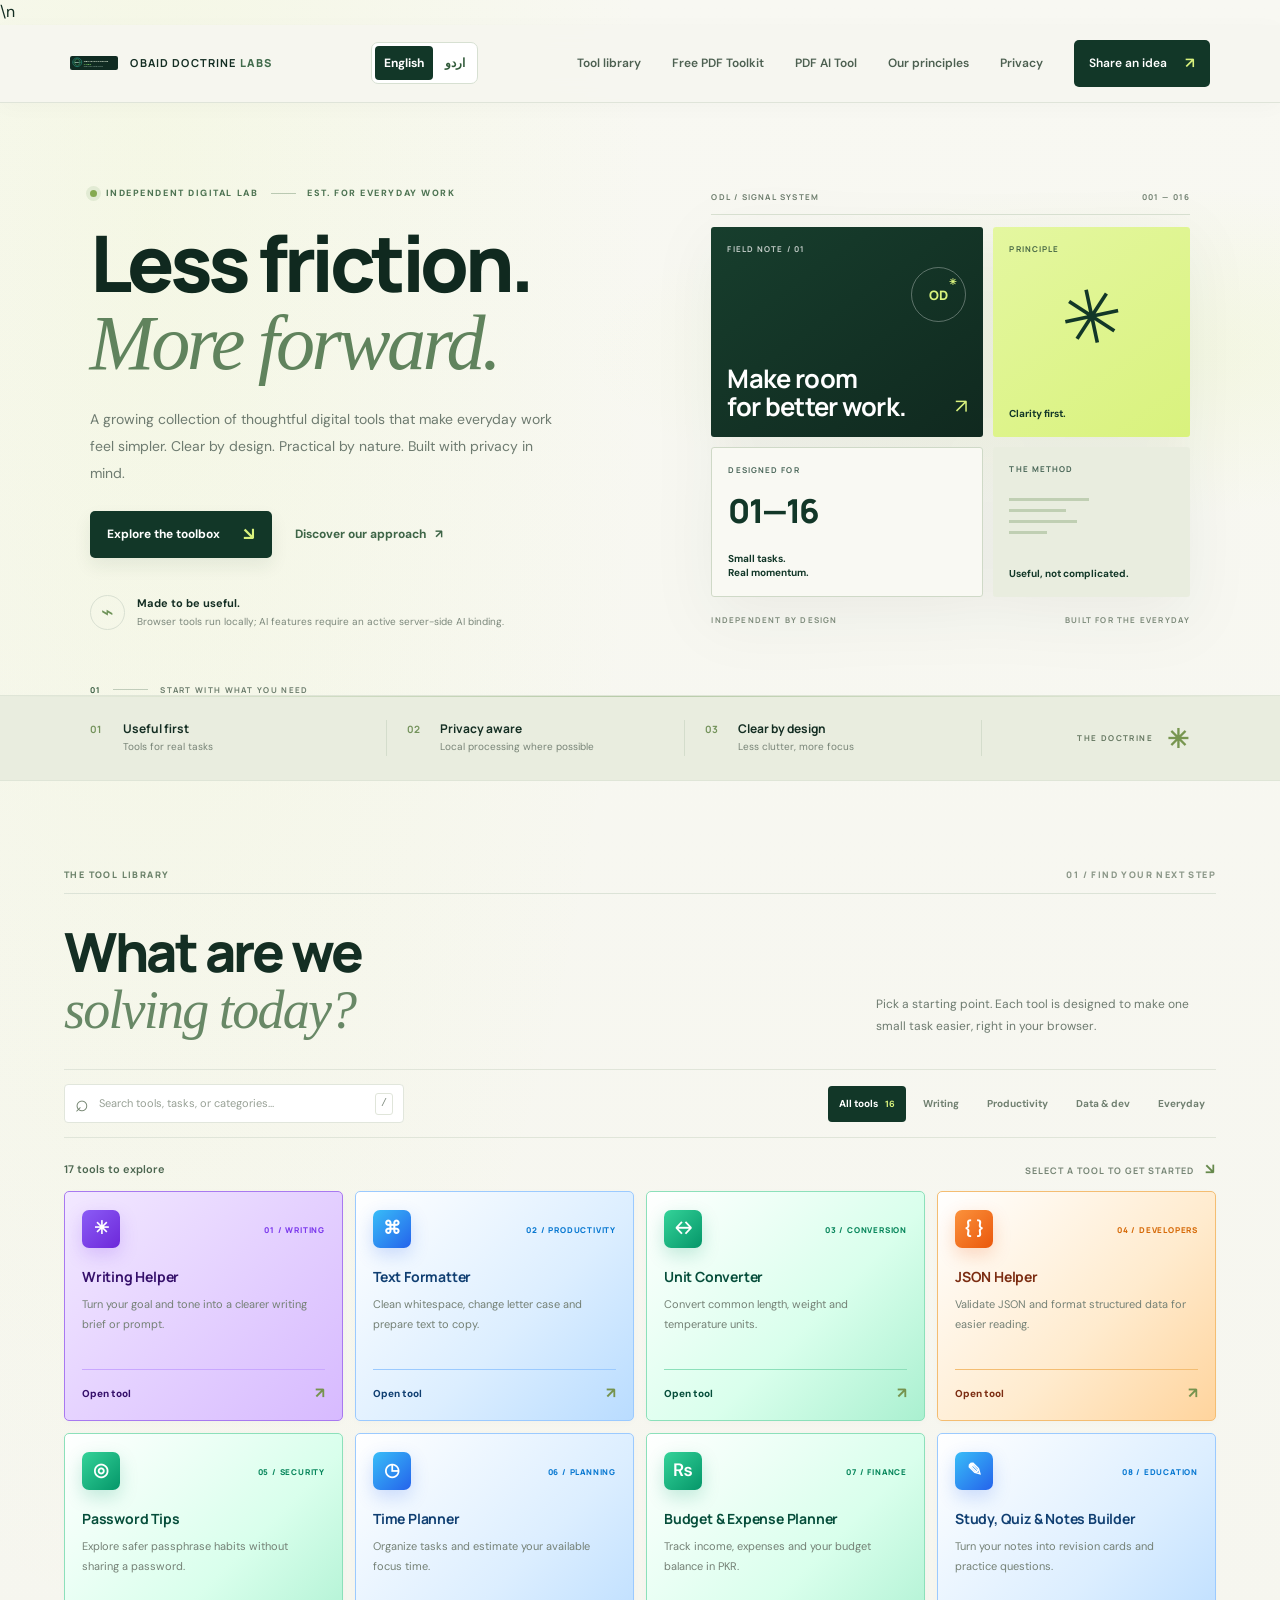
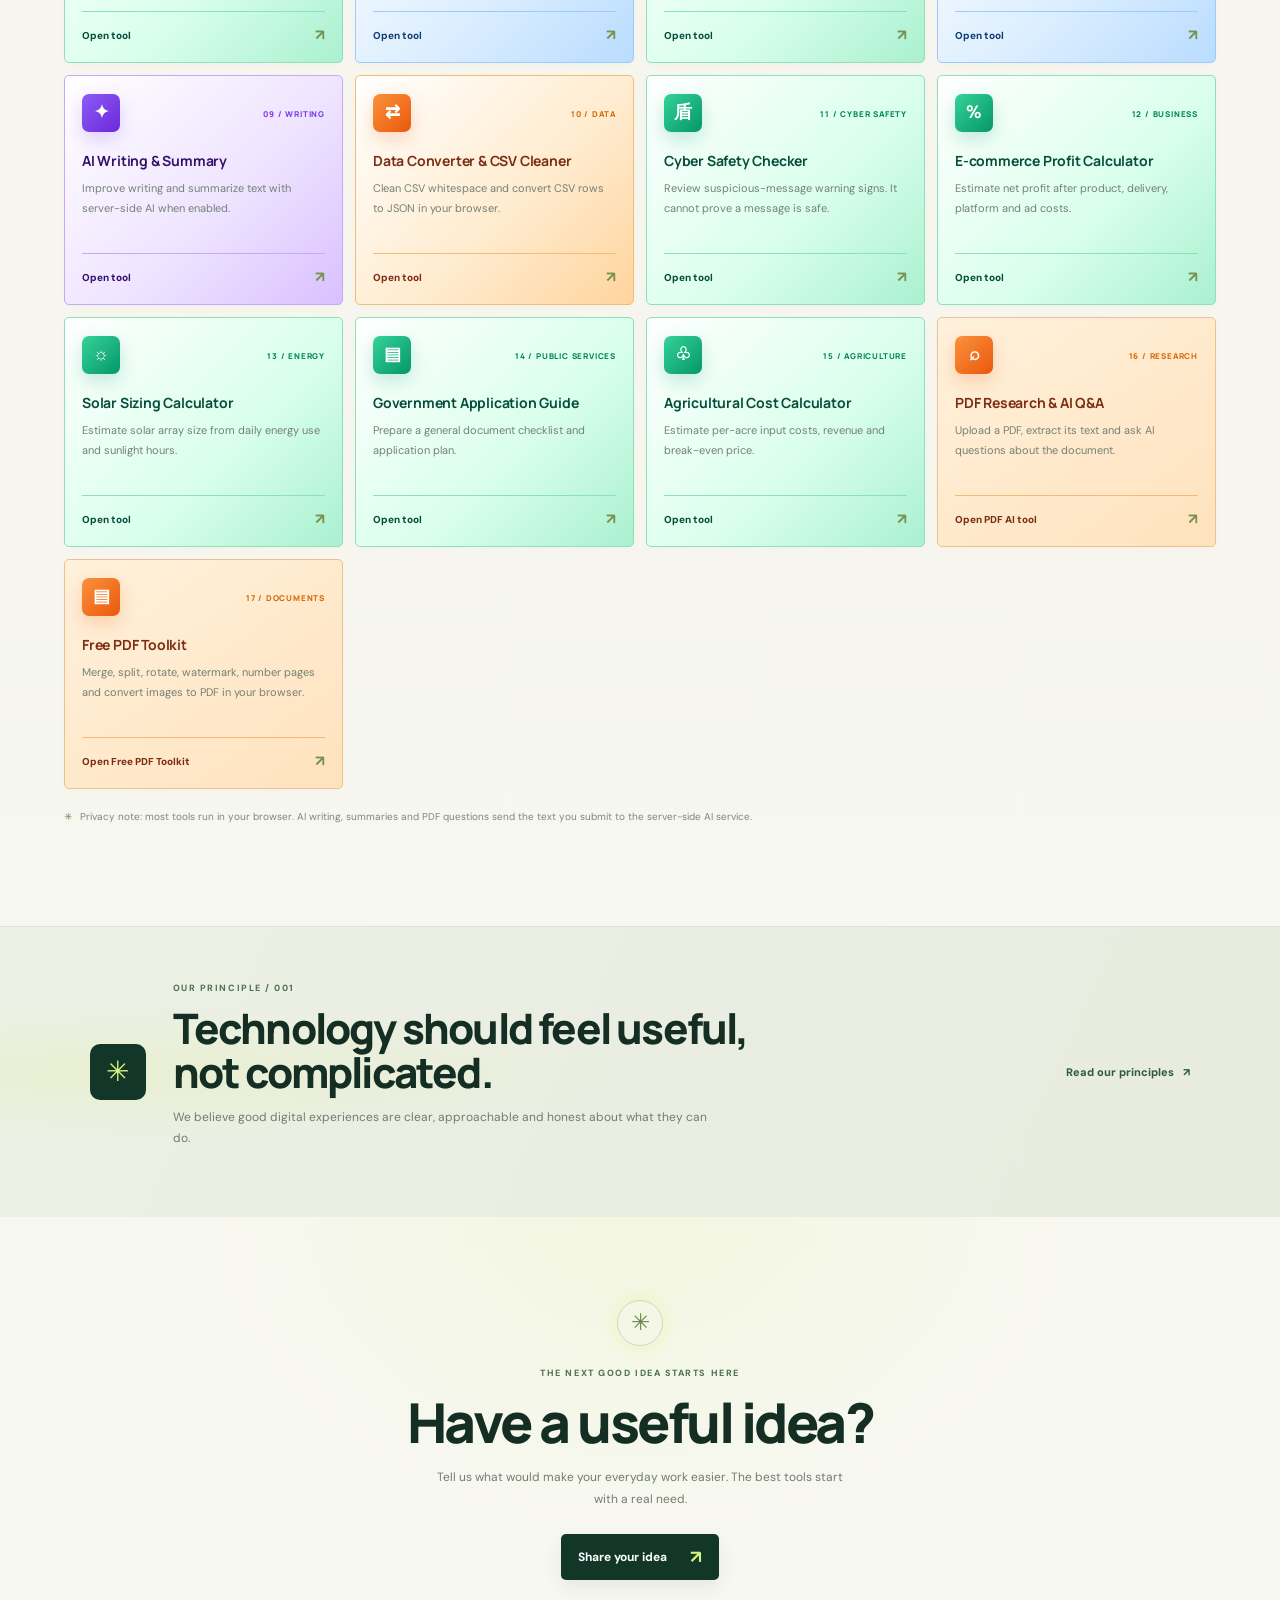
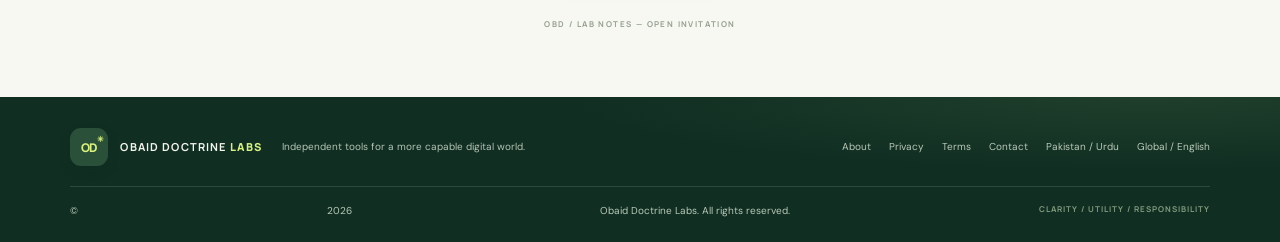
<file: index.html>
<!doctype html>
<html lang="en">
<head>
  <meta charset="utf-8">
  <meta name="viewport" content="width=device-width, initial-scale=1">
  <meta name="theme-color" content="#102b22">
  <meta name="description" content="Thoughtfully designed, privacy-conscious tools for everyday work from Obaid Doctrine Labs.">
  <title>Obaid Doctrine Labs — Tools for a clearer way forward</title>
  <link rel="icon" href="favicon.svg" type="image/svg+xml">\n  <link rel="alternate icon" href="assets/images/obaid-doctrine-labs-logo.svg" type="image/svg+xml">
  <link rel="stylesheet" href="styles.css">
  <!-- Redeploy trigger: October 2026 maintenance refresh -->
  <link rel="canonical" href="https://obaiddoctrinelabs.github.io/Obaid-Doctrine-Labs/">
  <link rel="alternate" hreflang="en" href="https://obaiddoctrinelabs.github.io/Obaid-Doctrine-Labs/">
  <link rel="alternate" hreflang="ur-PK" href="https://obaiddoctrinelabs.github.io/Obaid-Doctrine-Labs/pk/ur/">
  <link rel="alternate" hreflang="x-default" href="https://obaiddoctrinelabs.github.io/Obaid-Doctrine-Labs/">
  <meta property="og:type" content="website">
  <meta property="og:site_name" content="Obaid Doctrine Labs">
  <meta property="og:title" content="Obaid Doctrine Labs — Tools for a clearer way forward">
  <meta property="og:description" content="Thoughtfully designed, privacy-conscious tools for everyday work from Obaid Doctrine Labs.">
  <meta property="og:url" content="https://obaiddoctrinelabs.github.io/Obaid-Doctrine-Labs/">
  <meta property="og:locale" content="en_US">
  <meta name="twitter:card" content="summary">
  <meta name="twitter:title" content="Obaid Doctrine Labs — Tools for a clearer way forward">
  <meta name="twitter:description" content="Thoughtfully designed, privacy-conscious tools for everyday work from Obaid Doctrine Labs.">
</head>
<body>
<a class="skip" href="#main">Skip to content</a>
<header class="site-header">
  <a class="brand" href="index.html" aria-label="Obaid Doctrine Labs home"><img class="brand-logo" src="assets/images/obaid-doctrine-labs-logo.svg" alt=""><span class="brand-name">OBAID DOCTRINE <b>LABS</b></span></a>
  <button class="menu-toggle" id="menuToggle" aria-label="Toggle navigation" aria-expanded="false">☰</button>
  <nav id="mainNav" aria-label="Main navigation"><a href="#tools">Tool library</a><a href="pdf-toolkit.html">Free PDF Toolkit</a><a href="pdf-tool.html">PDF AI Tool</a><a href="about.html">Our principles</a><a href="privacy.html">Privacy</a><a class="nav-cta" href="contact.html">Share an idea <span>↗</span></a></nav>
</header>
<main id="main">
  <section class="hero">
    <div class="hero-copy-wrap">
      <div class="eyebrow"><span class="signal-dot"></span> INDEPENDENT DIGITAL LAB <span class="eyebrow-rule"></span> EST. FOR EVERYDAY WORK</div>
      <h1>Less friction.<br><span>More forward.</span></h1>
      <p class="hero-copy">A growing collection of thoughtful digital tools that make everyday work feel simpler. Clear by design. Practical by nature. Built with privacy in mind.</p>
      <div class="hero-actions"><a class="button primary" href="#tools">Explore the toolbox <span>↘</span></a><a class="quiet-link" href="about.html">Discover our approach <span>↗</span></a></div>
      <div class="hero-trust"><span class="trust-icon">⌁</span><span><b>Made to be useful.</b><small>Browser tools run locally; AI features require an active server-side AI binding.</small></span></div>
    </div>
    <div class="hero-visual" aria-label="Abstract Doctrine Signal System illustration">
      <div class="visual-topline"><span>ODL / SIGNAL SYSTEM</span><span>001 — 016</span></div>
      <div class="signal-grid">
        <div class="signal-cell signal-main"><span class="cell-index">FIELD NOTE / 01</span><div class="signal-mark">OD<span>✳</span></div><div class="signal-title">Make room<br>for better work.</div><span class="signal-arrow">↗</span></div>
        <div class="signal-cell signal-lime"><span class="cell-index">PRINCIPLE</span><span class="signal-symbol">✳</span><span class="cell-bottom">Clarity first.</span></div>
        <div class="signal-cell signal-outline"><span class="cell-index">DESIGNED FOR</span><span class="outline-number">01—16</span><span class="cell-bottom">Small tasks.<br>Real momentum.</span></div>
        <div class="signal-cell signal-paper"><span class="cell-index">THE METHOD</span><div class="mini-lines"><i></i><i></i><i></i><i></i></div><span class="cell-bottom">Useful, not complicated.</span></div>
      </div>
      <div class="visual-caption"><span>INDEPENDENT BY DESIGN</span><span>BUILT FOR THE EVERYDAY</span></div>
    </div>
    <div class="hero-index"><span>01</span><span class="index-line"></span><span>START WITH WHAT YOU NEED</span></div>
  </section>
  <section class="principle-strip" aria-label="Our design principles"><div><span class="strip-number">01</span><b>Useful first</b><small>Tools for real tasks</small></div><div><span class="strip-number">02</span><b>Privacy aware</b><small>Local processing where possible</small></div><div><span class="strip-number">03</span><b>Clear by design</b><small>Less clutter, more focus</small></div><div class="strip-end"><span>THE DOCTRINE</span><span>✳</span></div></section>
  <section class="section tools-section" id="tools">
    <div class="section-kicker"><span>THE TOOL LIBRARY</span><span>01 / FIND YOUR NEXT STEP</span></div>
    <div class="section-heading"><div><h2>What are we<br><em>solving today?</em></h2></div><p>Pick a starting point. Each tool is designed to make one small task easier, right in your browser.</p></div>
    <div class="tool-controls"><label class="search-box"><span aria-hidden="true">⌕</span><input id="toolSearch" type="search" placeholder="Search tools, tasks, or categories…" aria-label="Search tools"><kbd>/</kbd></label><div class="filter-row" role="group" aria-label="Filter tools by category"><button class="filter-chip active" data-filter="all" aria-pressed="true">All tools <span>16</span></button><button class="filter-chip" data-filter="writing" aria-pressed="false">Writing</button><button class="filter-chip" data-filter="productivity" aria-pressed="false">Productivity</button><button class="filter-chip" data-filter="data" aria-pressed="false">Data & dev</button><button class="filter-chip" data-filter="everyday" aria-pressed="false">Everyday</button></div></div>
    <div class="results-line"><span id="resultCount">16 tools to explore</span><span>SELECT A TOOL TO GET STARTED <span class="results-arrow">↘</span></span></div>
    <div class="tool-grid" id="toolGrid">
      <article class="tool-card featured" data-category="writing"><div class="card-top"><span class="tool-icon violet">✳</span><span class="card-number">01 / WRITING</span></div><h3>Writing Helper</h3><p>Turn your goal and tone into a clearer writing brief or prompt.</p><button class="tool-open" data-tool="writing">Open tool <span>↗</span></button></article>
      <article class="tool-card" data-category="productivity"><div class="card-top"><span class="tool-icon blue">⌘</span><span class="card-number">02 / PRODUCTIVITY</span></div><h3>Text Formatter</h3><p>Clean whitespace, change letter case and prepare text to copy.</p><button class="tool-open" data-tool="formatter">Open tool <span>↗</span></button></article>
      <article class="tool-card" data-category="everyday"><div class="card-top"><span class="tool-icon green">↔</span><span class="card-number">03 / CONVERSION</span></div><h3>Unit Converter</h3><p>Convert common length, weight and temperature units.</p><button class="tool-open" data-tool="converter">Open tool <span>↗</span></button></article>
      <article class="tool-card" data-category="data"><div class="card-top"><span class="tool-icon orange">{ }</span><span class="card-number">04 / DEVELOPERS</span></div><h3>JSON Helper</h3><p>Validate JSON and format structured data for easier reading.</p><button class="tool-open" data-tool="json">Open tool <span>↗</span></button></article>
      <article class="tool-card" data-category="everyday"><div class="card-top"><span class="tool-icon pink">◎</span><span class="card-number">05 / SECURITY</span></div><h3>Password Tips</h3><p>Explore safer passphrase habits without sharing a password.</p><button class="tool-open" data-tool="security">Open tool <span>↗</span></button></article>
      <article class="tool-card" data-category="productivity"><div class="card-top"><span class="tool-icon cyan">◷</span><span class="card-number">06 / PLANNING</span></div><h3>Time Planner</h3><p>Organize tasks and estimate your available focus time.</p><button class="tool-open" data-tool="planner">Open tool <span>↗</span></button></article>
      <article class="tool-card" data-category="everyday"><div class="card-top"><span class="tool-icon green">₨</span><span class="card-number">07 / FINANCE</span></div><h3>Budget & Expense Planner</h3><p>Track income, expenses and your budget balance in PKR.</p><button class="tool-open" data-tool="budget">Open tool <span>↗</span></button></article>
      <article class="tool-card" data-category="productivity"><div class="card-top"><span class="tool-icon violet">✎</span><span class="card-number">08 / EDUCATION</span></div><h3>Study, Quiz & Notes Builder</h3><p>Turn your notes into revision cards and practice questions.</p><button class="tool-open" data-tool="study">Open tool <span>↗</span></button></article>
      <article class="tool-card" data-category="writing"><div class="card-top"><span class="tool-icon pink">✦</span><span class="card-number">09 / WRITING</span></div><h3>AI Writing & Summary</h3><p>Improve writing and summarize text with server-side AI when enabled.</p><button class="tool-open" data-tool="summary">Open tool <span>↗</span></button></article>
      <article class="tool-card" data-category="data"><div class="card-top"><span class="tool-icon blue">⇄</span><span class="card-number">10 / DATA</span></div><h3>Data Converter & CSV Cleaner</h3><p>Clean CSV whitespace and convert CSV rows to JSON in your browser.</p><button class="tool-open" data-tool="csv">Open tool <span>↗</span></button></article>
      <article class="tool-card" data-category="everyday"><div class="card-top"><span class="tool-icon orange">盾</span><span class="card-number">11 / CYBER SAFETY</span></div><h3>Cyber Safety Checker</h3><p>Review suspicious-message warning signs. It cannot prove a message is safe.</p><button class="tool-open" data-tool="cyber">Open tool <span>↗</span></button></article>
      <article class="tool-card" data-category="everyday"><div class="card-top"><span class="tool-icon green">%</span><span class="card-number">12 / BUSINESS</span></div><h3>E-commerce Profit Calculator</h3><p>Estimate net profit after product, delivery, platform and ad costs.</p><button class="tool-open" data-tool="ecommerce">Open tool <span>↗</span></button></article>
      <article class="tool-card" data-category="everyday"><div class="card-top"><span class="tool-icon orange">☼</span><span class="card-number">13 / ENERGY</span></div><h3>Solar Sizing Calculator</h3><p>Estimate solar array size from daily energy use and sunlight hours.</p><button class="tool-open" data-tool="solar">Open tool <span>↗</span></button></article>
      <article class="tool-card" data-category="everyday"><div class="card-top"><span class="tool-icon cyan">▤</span><span class="card-number">14 / PUBLIC SERVICES</span></div><h3>Government Application Guide</h3><p>Prepare a general document checklist and application plan.</p><button class="tool-open" data-tool="gov">Open tool <span>↗</span></button></article>
      <article class="tool-card" data-category="everyday"><div class="card-top"><span class="tool-icon green">♧</span><span class="card-number">15 / AGRICULTURE</span></div><h3>Agricultural Cost Calculator</h3><p>Estimate per-acre input costs, revenue and break-even price.</p><button class="tool-open" data-tool="agri">Open tool <span>↗</span></button></article>
      <article class="tool-card featured" data-category="data"><div class="card-top"><span class="tool-icon violet">⌕</span><span class="card-number">16 / RESEARCH</span></div><h3>PDF Research & AI Q&amp;A</h3><p>Upload a PDF, extract its text and ask AI questions about the document.</p><a class="tool-open" href="pdf-tool.html">Open PDF AI tool <span>↗</span></a></article>
      <article class="tool-card featured" data-category="data"><div class="card-top"><span class="tool-icon cyan">▤</span><span class="card-number">17 / DOCUMENTS</span></div><h3>Free PDF Toolkit</h3><p>Merge, split, rotate, watermark, number pages and convert images to PDF in your browser.</p><a class="tool-open" href="pdf-toolkit.html">Open Free PDF Toolkit <span>↗</span></a></article>
    </div>
    <div class="empty-state" id="emptyState" hidden><span>⌕</span><h3>No matching tools yet.</h3><p>Try another keyword or choose a different category.</p><button id="clearFilters" class="quiet-button">Clear search and filters ↗</button></div>
    <p class="section-footnote"><span>✳</span> Privacy note: most tools run in your browser. AI writing, summaries and PDF questions send the text you submit to the server-side AI service.</p>
  </section>
  <section class="workspace" id="workspace" hidden><div class="workspace-head"><div><div class="eyebrow">TOOL WORKSPACE</div><h2 id="workspaceTitle">Choose a tool</h2></div><button class="close-workspace" id="closeWorkspace" type="button">Close ✕</button></div><div id="workspaceBody"></div><p class="tool-message" id="toolMessage" role="status" aria-live="polite"></p></section>
  <section class="mission"><div class="mission-symbol">✳</div><div><div class="eyebrow">OUR PRINCIPLE / 001</div><h2>Technology should feel useful, not complicated.</h2><p>We believe good digital experiences are clear, approachable and honest about what they can do.</p></div><a href="about.html" class="text-link">Read our principles <span>↗</span></a></section>
  <section class="bottom-cta"><div class="cta-orbit">✳</div><div class="eyebrow">THE NEXT GOOD IDEA STARTS HERE</div><h2>Have a useful idea?</h2><p>Tell us what would make your everyday work easier. The best tools start with a real need.</p><a class="button primary" href="contact.html">Share your idea <span>↗</span></a><span class="cta-index">OBD / LAB NOTES — OPEN INVITATION</span></section>
</main>
<footer><a class="brand footer-brand" href="index.html"><span class="brand-mark">OD<span>✳</span></span><span class="brand-name">OBAID DOCTRINE <b>LABS</b></span></a><p>Independent tools for a more capable digital world.</p><div class="footer-links"><a href="about.html">About</a><a href="privacy.html">Privacy</a><a href="terms.html">Terms</a><a href="contact.html">Contact</a><a href="pk/ur/">Pakistan / Urdu</a><a href="global/en/">Global / English</a></div><small>© <span id="year"></span> Obaid Doctrine Labs. All rights reserved. <span class="footer-note">CLARITY / UTILITY / RESPONSIBILITY</span></small></footer>
<script src="app.js"></script><script src="tools-extra.js"></script><script src="ai-tools.js"></script>
<script>
(function(){
  const input=document.getElementById('toolSearch');
  const cards=Array.from(document.querySelectorAll('.tool-card'));
  const chips=Array.from(document.querySelectorAll('.filter-chip'));
  const count=document.getElementById('resultCount');
  const empty=document.getElementById('emptyState');
  let filter='all';
  function applyFilters(){
    const query=(input.value||'').trim().toLowerCase();
    let shown=0;
    cards.forEach(card=>{
      const category=card.dataset.category||'';
      const matchCategory=filter==='all'||category===filter;
      const matchText=!query||card.innerText.toLowerCase().includes(query);
      const visible=matchCategory&&matchText;
      card.hidden=!visible;
      if(visible)shown++;
    });
    count.textContent=shown+' tool'+(shown===1?'':'s')+' to explore';
    empty.hidden=shown!==0;
  }
  chips.forEach(chip=>chip.addEventListener('click',()=>{
    filter=chip.dataset.filter;
    chips.forEach(item=>{const active=item===chip;item.classList.toggle('active',active);item.setAttribute('aria-pressed',String(active));});
    applyFilters();
  }));
  input.addEventListener('input',applyFilters);
  document.getElementById('clearFilters').addEventListener('click',()=>{
    input.value='';filter='all';chips.forEach(item=>{const active=item.dataset.filter==='all';item.classList.toggle('active',active);item.setAttribute('aria-pressed',String(active));});applyFilters();input.focus();
  });
  document.addEventListener('keydown',event=>{
    if(event.key==='/'&&!['INPUT','TEXTAREA'].includes(document.activeElement.tagName)&&!document.activeElement.isContentEditable){event.preventDefault();input.focus();}
    if(event.key==='Escape'&&document.activeElement===input){input.value='';applyFilters();input.blur();}
  });
  applyFilters();
})();
</script>
<script src="i18n.js"></script>
</body>
</html>
</file>
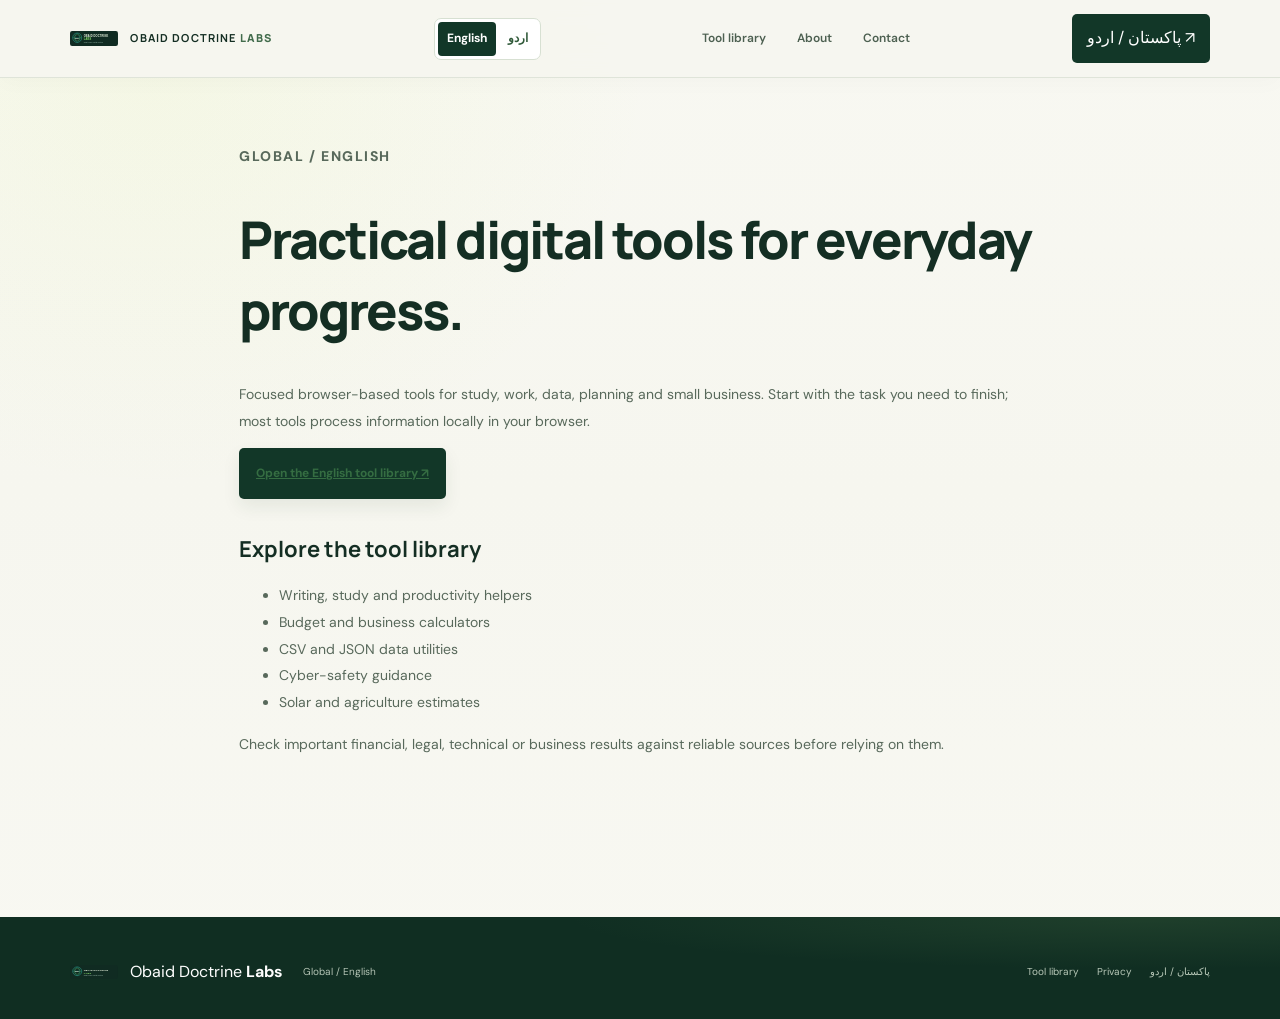
<file: global/en/index.html>
<!doctype html>
<html lang="en" dir="ltr">
<head>
  <meta charset="utf-8">
  <meta name="viewport" content="width=device-width, initial-scale=1">
  <meta name="description" content="Practical digital tools for a global audience.">
  <title>Global — English Tools | Obaid Doctrine Labs</title>
  <link rel="icon" href="../../favicon.svg" type="image/svg+xml">
  <link rel="stylesheet" href="../../styles.css">
  <link rel="canonical" href="https://obaiddoctrinelabs.github.io/Obaid-Doctrine-Labs/global/en/">
  <link rel="alternate" hreflang="en" href="https://obaiddoctrinelabs.github.io/Obaid-Doctrine-Labs/global/en/">
  <link rel="alternate" hreflang="ur-PK" href="https://obaiddoctrinelabs.github.io/Obaid-Doctrine-Labs/pk/ur/">
  <link rel="alternate" hreflang="x-default" href="https://obaiddoctrinelabs.github.io/Obaid-Doctrine-Labs/global/en/">
  <meta property="og:type" content="website">
  <meta property="og:site_name" content="Obaid Doctrine Labs">
  <meta property="og:title" content="Global — English Tools | Obaid Doctrine Labs">
  <meta property="og:description" content="Practical digital tools for a global audience.">
  <meta property="og:url" content="https://obaiddoctrinelabs.github.io/Obaid-Doctrine-Labs/global/en/">
  <meta property="og:locale" content="en_US">
  <meta name="twitter:card" content="summary">
  <meta name="twitter:title" content="Global — English Tools | Obaid Doctrine Labs">
  <meta name="twitter:description" content="Practical digital tools for a global audience.">
</head>
<body>
<a class="skip" href="#main">Skip to content</a>
<header class="site-header">
  <a class="brand" href="../../index.html?lang=en" aria-label="Obaid Doctrine Labs home"><img class="brand-logo" src="../../assets/images/obaid-doctrine-labs-logo.svg" alt=""><span class="brand-name">OBAID DOCTRINE <b>LABS</b></span></a>
  <button class="menu-toggle" id="menuToggle" aria-label="Open navigation" aria-expanded="false">☰</button>
  <nav id="mainNav" aria-label="Main navigation"><a href="../../index.html?lang=en#tools">Tool library</a><a href="../../about.html">About</a><a href="../../contact.html">Contact</a></nav>
  <a class="nav-cta" href="../../pk/ur/">پاکستان / اردو ↗</a>
</header>
<main id="main" class="subpage">
  <p class="eyebrow">GLOBAL / ENGLISH</p>
  <h1>Practical digital tools for everyday progress.</h1>
  <p>Focused browser-based tools for study, work, data, planning and small business. Start with the task you need to finish; most tools process information locally in your browser.</p>
  <p><a class="button primary" href="../../index.html?lang=en#tools">Open the English tool library ↗</a></p>
  <h2>Explore the tool library</h2>
  <ul><li>Writing, study and productivity helpers</li><li>Budget and business calculators</li><li>CSV and JSON data utilities</li><li>Cyber-safety guidance</li><li>Solar and agriculture estimates</li></ul>
  <p>Check important financial, legal, technical or business results against reliable sources before relying on them.</p>
</main>
<footer><a class="brand footer-brand" href="../../index.html?lang=en"><img class="brand-logo" src="../../assets/images/obaid-doctrine-labs-logo.svg" alt=""><span>Obaid Doctrine <b>Labs</b></span></a><p>Global / English</p><div class="footer-links"><a href="../../index.html?lang=en#tools">Tool library</a><a href="../../privacy.html">Privacy</a><a href="../../pk/ur/">پاکستان / اردو</a></div></footer>
<script src="../../app.js"></script><script src="../../i18n.js"></script>
</body>
</html>
</file>
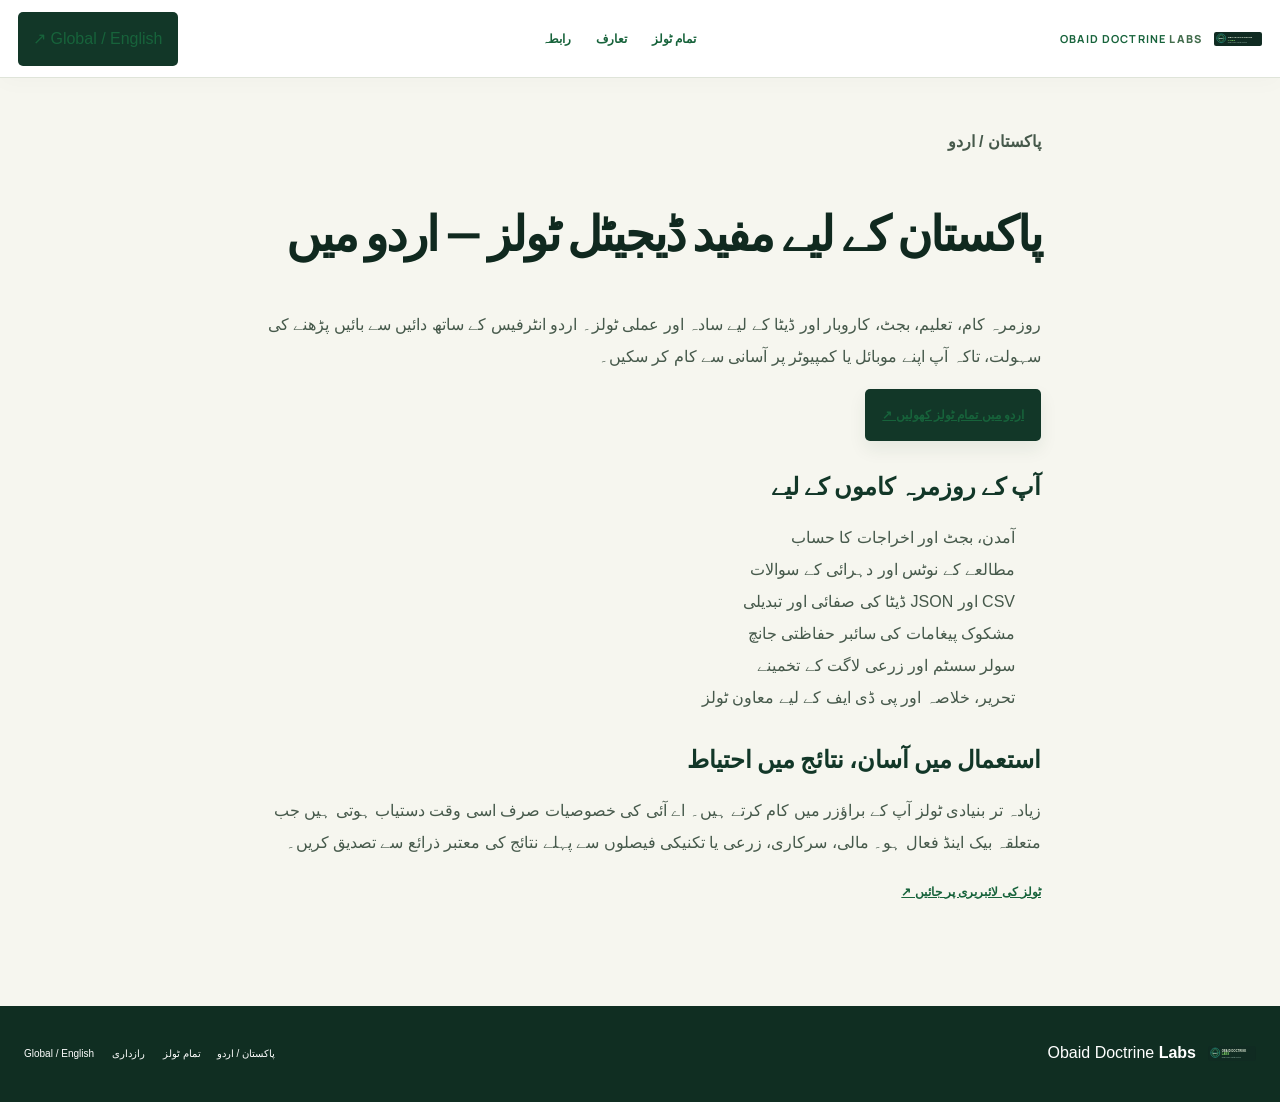
<file: pk/ur/index.html>
<!doctype html>
<html lang="ur-PK" dir="rtl">
<head>
  <meta charset="utf-8">
  <meta name="viewport" content="width=device-width, initial-scale=1">
  <meta name="description" content="پاکستان کے لوگوں کے لیے اردو میں مفید ڈیجیٹل ٹولز۔">
  <meta name="theme-color" content="#102b22">
  <title>پاکستان — اردو ٹولز | عبید ڈاکٹرائن لیبز</title>
  <link rel="icon" href="../../favicon.svg" type="image/svg+xml">
  <link rel="stylesheet" href="../../styles.css">
  <style>
    /* Critical styles keep this Urdu landing page readable even if the shared stylesheet is cached or partially blocked. */
    html,body{min-height:100%;background:#f6f6ef!important;color:#142e23!important}
    body{margin:0!important;font-family:Tahoma,Arial,sans-serif!important;line-height:1.9!important}
    body>.skip{position:absolute!important;left:8px!important;top:8px!important;clip-path:inset(50%)!important}
    body>.skip:focus{left:8px!important;clip-path:none!important}
    body>.site-header,body>main,body>footer{visibility:visible!important;opacity:1!important;color:#142e23!important}
    body>.site-header{display:flex!important;min-height:68px!important;align-items:center!important;justify-content:space-between!important;flex-wrap:wrap!important;padding:12px 18px!important;background:#fff!important;border-bottom:1px solid #dfe4d9!important}
    body>main{display:block!important;max-width:850px!important;min-height:55vh!important;margin:28px auto!important;padding:20px 24px 55px!important}
    body>main *{visibility:visible!important;opacity:1!important}
    body>main h1{display:block!important;color:#10291f!important;font-size:clamp(30px,6vw,48px)!important;line-height:1.8!important}
    body>main h2{display:block!important;color:#123728!important;font-size:24px!important;margin-top:28px!important}
    body>main p,body>main li{display:block!important;color:#46594b!important;font-size:16px!important;line-height:2!important}
    body>main ul{display:block!important;padding-right:26px!important}
    body>footer{display:flex!important;flex-wrap:wrap!important;gap:16px!important;padding:24px!important;background:#102e22!important;color:#fff!important}
    body>footer a,body>footer p{color:#fff!important}
    body a{color:#17633b!important}
    @media(max-width:600px){body>main{margin:12px auto!important;padding:16px 18px 40px!important}body>.site-header{gap:12px!important}}
    /* Keep the mobile menu button tappable above the expanded navigation links. */
    body>.site-header>.menu-toggle{position:relative!important;z-index:1002!important;flex:0 0 auto!important;pointer-events:auto!important}
    body>.site-header>#mainNav{z-index:1001!important}
  </style>
  <link rel="canonical" href="https://obaiddoctrinelabs.github.io/Obaid-Doctrine-Labs/pk/ur/">
  <link rel="alternate" hreflang="en" href="https://obaiddoctrinelabs.github.io/Obaid-Doctrine-Labs/global/en/">
  <link rel="alternate" hreflang="ur-PK" href="https://obaiddoctrinelabs.github.io/Obaid-Doctrine-Labs/pk/ur/">
  <link rel="alternate" hreflang="x-default" href="https://obaiddoctrinelabs.github.io/Obaid-Doctrine-Labs/pk/ur/">
  <meta property="og:type" content="website">
  <meta property="og:site_name" content="Obaid Doctrine Labs">
  <meta property="og:title" content="پاکستان — اردو ٹولز | عبید ڈاکٹرائن لیبز">
  <meta property="og:description" content="پاکستان کے لوگوں کے لیے اردو میں مفید ڈیجیٹل ٹولز۔">
  <meta property="og:url" content="https://obaiddoctrinelabs.github.io/Obaid-Doctrine-Labs/pk/ur/">
  <meta property="og:locale" content="ur_PK">
  <meta name="twitter:card" content="summary">
  <meta name="twitter:title" content="پاکستان — اردو ٹولز | عبید ڈاکٹرائن لیبز">
  <meta name="twitter:description" content="پاکستان کے لوگوں کے لیے اردو میں مفید ڈیجیٹل ٹولز۔">
</head>
<body class="lang-ur">
<a class="skip" href="#main">مواد پر جائیں</a>
<header class="site-header">
  <a class="brand" href="../../index.html?lang=ur" aria-label="عبید ڈاکٹرائن لیبز، مرکزی صفحہ"><img class="brand-logo" src="../../assets/images/obaid-doctrine-labs-logo.svg" alt=""><span class="brand-name">OBAID DOCTRINE <b>LABS</b></span></a>
  <button class="menu-toggle" id="menuToggle" aria-label="نیویگیشن کھولیں" aria-expanded="false">☰</button>
  <nav id="mainNav" aria-label="مرکزی نیویگیشن"><a href="../../index.html?lang=ur#tools">تمام ٹولز</a><a href="../../about.html?lang=ur">تعارف</a><a href="../../contact.html?lang=ur">رابطہ</a></nav>
  <a class="nav-cta" href="../../global/en/">Global / English ↗</a>
</header>
<main id="main" class="subpage">
  <p class="eyebrow">پاکستان / اردو</p>
  <h1>پاکستان کے لیے مفید ڈیجیٹل ٹولز — اردو میں</h1>
  <p>روزمرہ کام، تعلیم، بجٹ، کاروبار اور ڈیٹا کے لیے سادہ اور عملی ٹولز۔ اردو انٹرفیس کے ساتھ دائیں سے بائیں پڑھنے کی سہولت، تاکہ آپ اپنے موبائل یا کمپیوٹر پر آسانی سے کام کر سکیں۔</p>
  <p><a class="button primary" href="../../index.html?lang=ur#tools">اردو میں تمام ٹولز کھولیں ↗</a></p>
  <h2>آپ کے روزمرہ کاموں کے لیے</h2>
  <ul>
    <li>آمدن، بجٹ اور اخراجات کا حساب</li>
    <li>مطالعے کے نوٹس اور دہرائی کے سوالات</li>
    <li>CSV اور JSON ڈیٹا کی صفائی اور تبدیلی</li>
    <li>مشکوک پیغامات کی سائبر حفاظتی جانچ</li>
    <li>سولر سسٹم اور زرعی لاگت کے تخمینے</li>
    <li>تحریر، خلاصہ اور پی ڈی ایف کے لیے معاون ٹولز</li>
  </ul>
  <h2>استعمال میں آسان، نتائج میں احتیاط</h2>
  <p>زیادہ تر بنیادی ٹولز آپ کے براؤزر میں کام کرتے ہیں۔ اے آئی کی خصوصیات صرف اسی وقت دستیاب ہوتی ہیں جب متعلقہ بیک اینڈ فعال ہو۔ مالی، سرکاری، زرعی یا تکنیکی فیصلوں سے پہلے نتائج کی معتبر ذرائع سے تصدیق کریں۔</p>
  <p><a class="quiet-link" href="../../index.html?lang=ur#tools">ٹولز کی لائبریری پر جائیں ↗</a></p>
</main>
<footer><a class="brand footer-brand" href="../../index.html?lang=ur"><img class="brand-logo" src="../../assets/images/obaid-doctrine-labs-logo.svg" alt=""><span>Obaid Doctrine <b>Labs</b></span></a><p>پاکستان / اردو</p><div class="footer-links"><a href="../../index.html?lang=ur#tools">تمام ٹولز</a><a href="../../privacy.html?lang=ur">رازداری</a><a href="../../global/en/">Global / English</a></div></footer>
  <script>
    /* ODL-UR-MENU-FIX: keep the static Urdu page usable without loading the full app bundle. */
    (() => {
      const toggle = document.getElementById("menuToggle");
      const nav = document.getElementById("mainNav");
      if (!toggle || !nav) return;
      toggle.addEventListener("click", () => {
        const isOpen = nav.classList.toggle("open");
        toggle.setAttribute("aria-expanded", String(isOpen));
        toggle.setAttribute("aria-label", isOpen ? "نیویگیشن بند کریں" : "نیویگیشن کھولیں");
      });
      nav.querySelectorAll("a").forEach(link => link.addEventListener("click", () => {
        nav.classList.remove("open");
        toggle.setAttribute("aria-expanded", "false");
      }));
    })();
  </script>
</body>
</html>
</file>
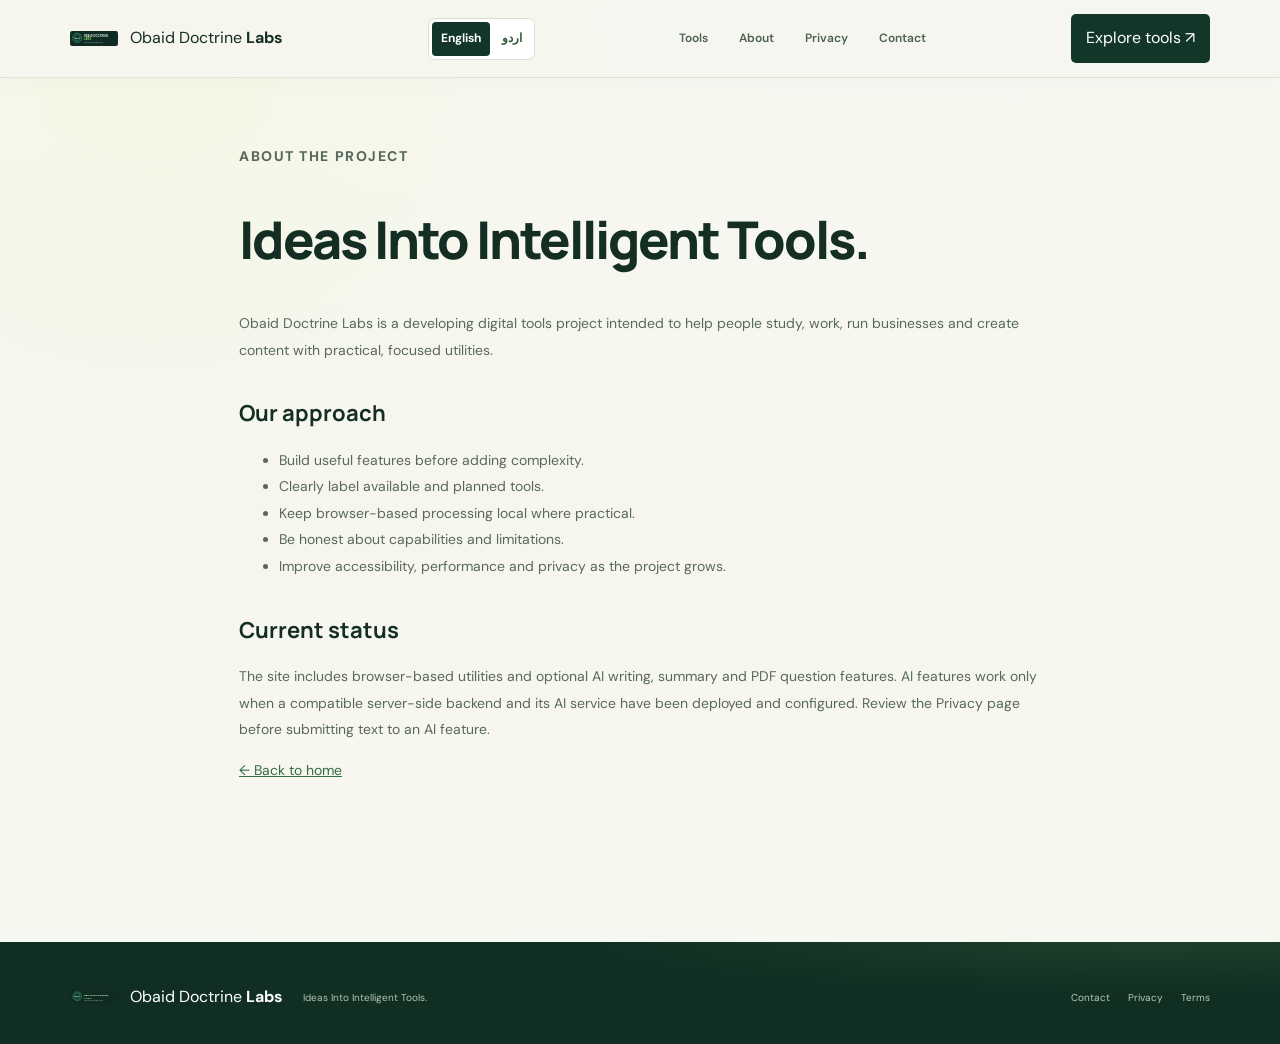
<file: about.html>
<!doctype html><html lang="en"><head><meta charset="utf-8"><meta name="viewport" content="width=device-width,initial-scale=1"><meta name="description" content="Learn about Obaid Doctrine Labs."><title>About — Obaid Doctrine Labs</title><link rel="icon" href="favicon.svg" type="image/svg+xml"><link rel="stylesheet" href="styles.css">  <link rel="canonical" href="https://obaiddoctrinelabs.github.io/Obaid-Doctrine-Labs/about.html">
  <link rel="alternate" hreflang="en" href="https://obaiddoctrinelabs.github.io/Obaid-Doctrine-Labs/about.html">
  <link rel="alternate" hreflang="ur-PK" href="https://obaiddoctrinelabs.github.io/Obaid-Doctrine-Labs/about.html?lang=ur">
  <link rel="alternate" hreflang="x-default" href="https://obaiddoctrinelabs.github.io/Obaid-Doctrine-Labs/about.html">
  <meta property="og:type" content="website">
  <meta property="og:site_name" content="Obaid Doctrine Labs">
  <meta property="og:title" content="About — Obaid Doctrine Labs">
  <meta property="og:description" content="Learn about Obaid Doctrine Labs.">
  <meta property="og:url" content="https://obaiddoctrinelabs.github.io/Obaid-Doctrine-Labs/about.html">
  <meta property="og:locale" content="en_US">
  <meta name="twitter:card" content="summary">
  <meta name="twitter:title" content="About — Obaid Doctrine Labs">
  <meta name="twitter:description" content="Learn about Obaid Doctrine Labs.">
</head><body><header class="site-header"><a class="brand" href="index.html"><img class="brand-logo" src="assets/images/obaid-doctrine-labs-logo.svg" alt=""><span>Obaid Doctrine <b>Labs</b></span></a><button class="menu-toggle" id="menuToggle" aria-label="Open navigation" aria-expanded="false">☰</button><nav id="mainNav"><a href="index.html#tools">Tools</a><a href="about.html">About</a><a href="privacy.html">Privacy</a><a href="contact.html">Contact</a></nav><a class="nav-cta" href="index.html#tools">Explore tools ↗</a></header><main class="subpage"><p class="eyebrow">ABOUT THE PROJECT</p><h1>Ideas Into Intelligent Tools.</h1><p>Obaid Doctrine Labs is a developing digital tools project intended to help people study, work, run businesses and create content with practical, focused utilities.</p><h2>Our approach</h2><ul><li>Build useful features before adding complexity.</li><li>Clearly label available and planned tools.</li><li>Keep browser-based processing local where practical.</li><li>Be honest about capabilities and limitations.</li><li>Improve accessibility, performance and privacy as the project grows.</li></ul><h2>Current status</h2><p>The site includes browser-based utilities and optional AI writing, summary and PDF question features. AI features work only when a compatible server-side backend and its AI service have been deployed and configured. Review the Privacy page before submitting text to an AI feature.</p><p><a href="index.html">← Back to home</a></p></main><footer><a class="brand footer-brand" href="index.html"><img class="brand-logo" src="assets/images/obaid-doctrine-labs-logo.svg" alt=""><span>Obaid Doctrine <b>Labs</b></span></a><p>Ideas Into Intelligent Tools.</p><div class="footer-links"><a href="contact.html">Contact</a><a href="privacy.html">Privacy</a><a href="terms.html">Terms</a></div></footer><script src="app.js"></script><script src="i18n.js"></script>
</body></html>
</file>
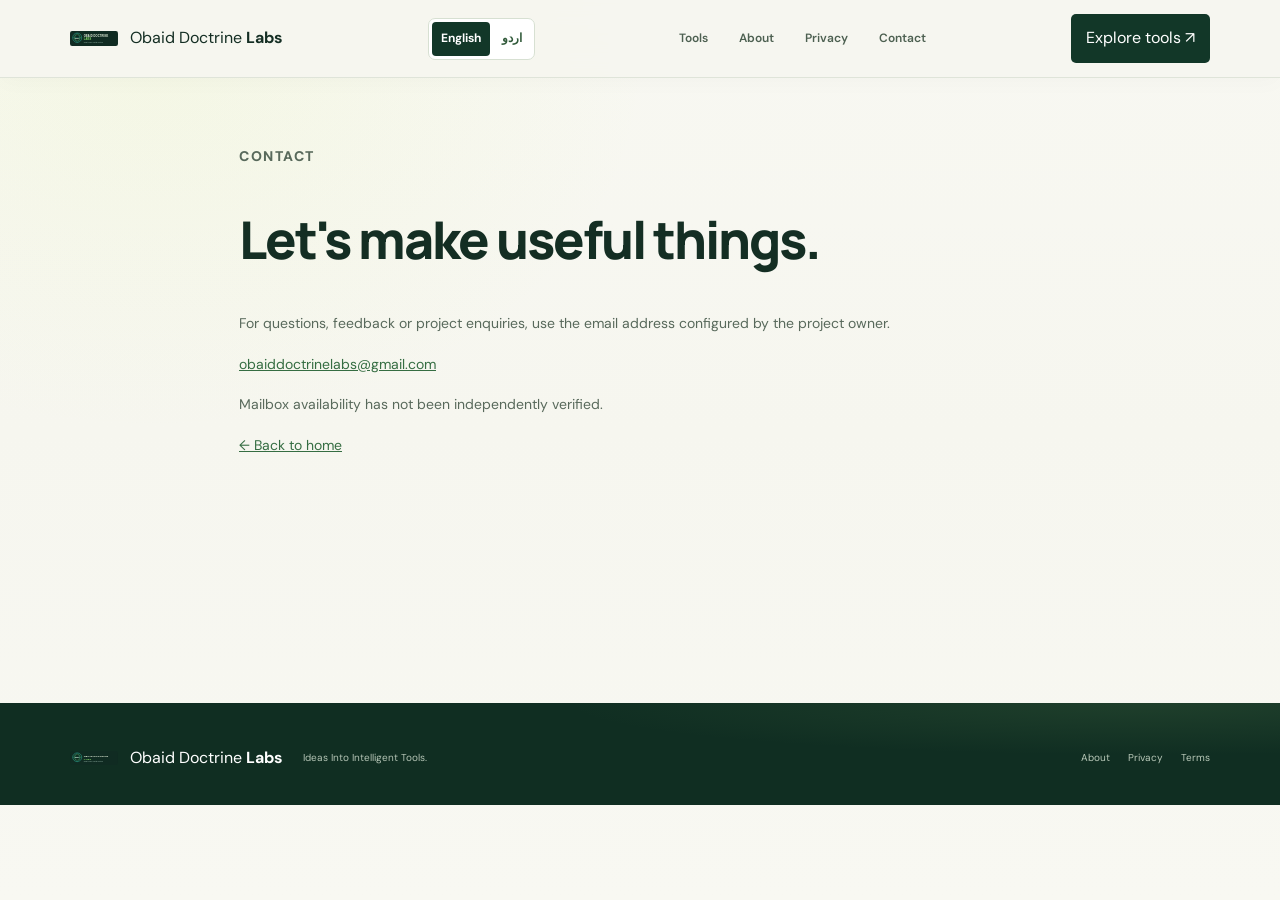
<file: contact.html>
<!doctype html><html lang="en"><head><meta charset="utf-8"><meta name="viewport" content="width=device-width,initial-scale=1"><meta name="description" content="Contact Obaid Doctrine Labs."><title>Contact — Obaid Doctrine Labs</title><link rel="icon" href="favicon.svg" type="image/svg+xml"><link rel="stylesheet" href="styles.css">  <link rel="canonical" href="https://obaiddoctrinelabs.github.io/Obaid-Doctrine-Labs/contact.html">
  <link rel="alternate" hreflang="en" href="https://obaiddoctrinelabs.github.io/Obaid-Doctrine-Labs/contact.html">
  <link rel="alternate" hreflang="ur-PK" href="https://obaiddoctrinelabs.github.io/Obaid-Doctrine-Labs/contact.html?lang=ur">
  <link rel="alternate" hreflang="x-default" href="https://obaiddoctrinelabs.github.io/Obaid-Doctrine-Labs/contact.html">
  <meta property="og:type" content="website">
  <meta property="og:site_name" content="Obaid Doctrine Labs">
  <meta property="og:title" content="Contact — Obaid Doctrine Labs">
  <meta property="og:description" content="Contact Obaid Doctrine Labs.">
  <meta property="og:url" content="https://obaiddoctrinelabs.github.io/Obaid-Doctrine-Labs/contact.html">
  <meta property="og:locale" content="en_US">
  <meta name="twitter:card" content="summary">
  <meta name="twitter:title" content="Contact — Obaid Doctrine Labs">
  <meta name="twitter:description" content="Contact Obaid Doctrine Labs.">
</head><body><header class="site-header"><a class="brand" href="index.html"><img class="brand-logo" src="assets/images/obaid-doctrine-labs-logo.svg" alt=""><span>Obaid Doctrine <b>Labs</b></span></a><button class="menu-toggle" id="menuToggle" aria-label="Open navigation" aria-expanded="false">☰</button><nav id="mainNav"><a href="index.html#tools">Tools</a><a href="about.html">About</a><a href="privacy.html">Privacy</a><a href="contact.html">Contact</a></nav><a class="nav-cta" href="index.html#tools">Explore tools ↗</a></header><main class="subpage"><p class="eyebrow">CONTACT</p><h1>Let's make useful things.</h1><p>For questions, feedback or project enquiries, use the email address configured by the project owner.</p><p><a href="mailto:obaiddoctrinelabs@gmail.com">obaiddoctrinelabs@gmail.com</a></p><p>Mailbox availability has not been independently verified.</p><p><a href="index.html">← Back to home</a></p></main><footer><a class="brand footer-brand" href="index.html"><img class="brand-logo" src="assets/images/obaid-doctrine-labs-logo.svg" alt=""><span>Obaid Doctrine <b>Labs</b></span></a><p>Ideas Into Intelligent Tools.</p><div class="footer-links"><a href="about.html">About</a><a href="privacy.html">Privacy</a><a href="terms.html">Terms</a></div></footer><script src="app.js"></script><script src="i18n.js"></script>
</body></html>
</file>
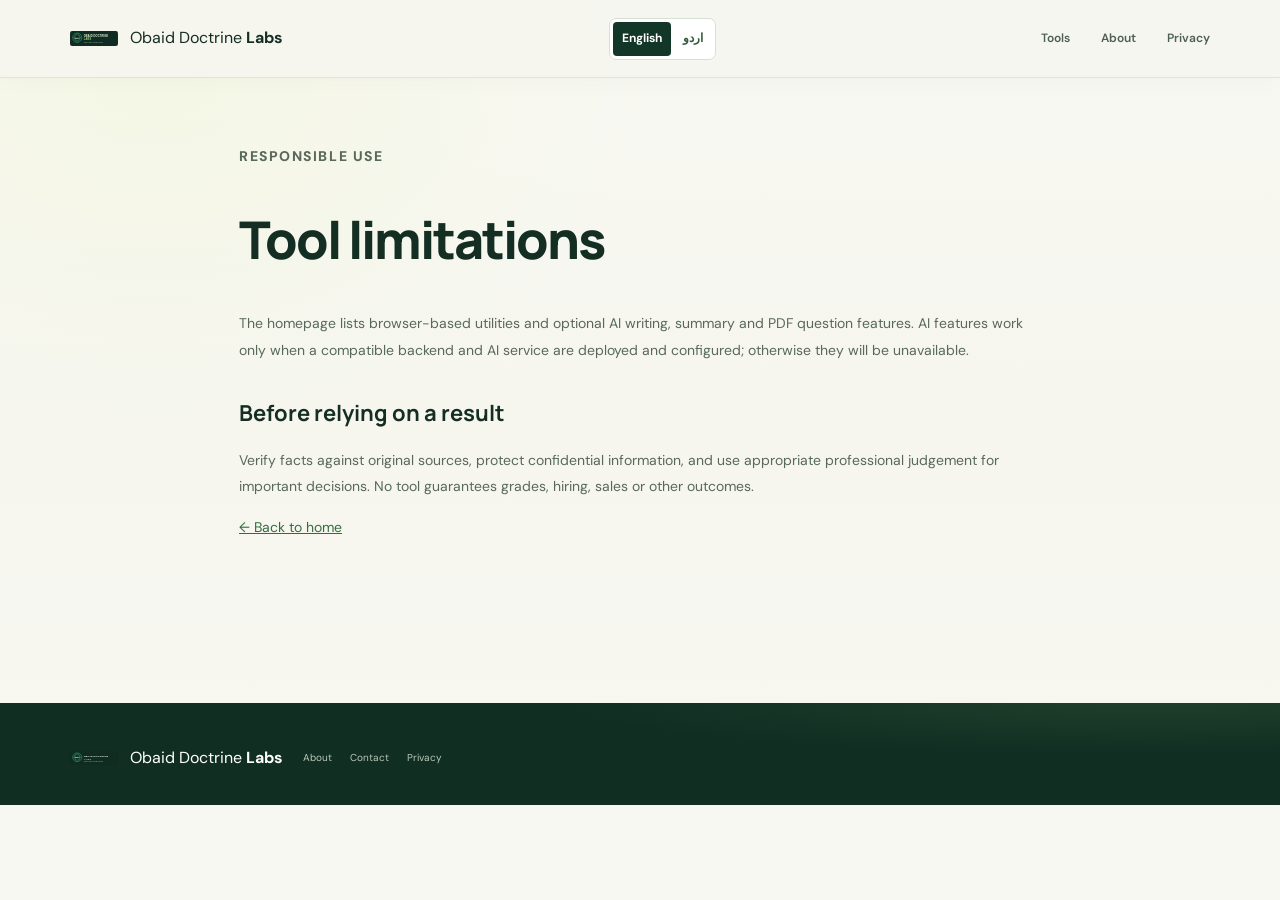
<file: limitations.html>
<!doctype html><html lang="en"><head><meta charset="utf-8"><meta name="viewport" content="width=device-width,initial-scale=1"><title>Limitations — Obaid Doctrine Labs</title>
<meta name="description" content="Review the capabilities and limitations of Obaid Doctrine Labs digital tools before relying on results."><link rel="stylesheet" href="styles.css">  <link rel="canonical" href="https://obaiddoctrinelabs.github.io/Obaid-Doctrine-Labs/limitations.html">
  <link rel="alternate" hreflang="en" href="https://obaiddoctrinelabs.github.io/Obaid-Doctrine-Labs/limitations.html">
  <link rel="alternate" hreflang="ur-PK" href="https://obaiddoctrinelabs.github.io/Obaid-Doctrine-Labs/limitations.html?lang=ur">
  <link rel="alternate" hreflang="x-default" href="https://obaiddoctrinelabs.github.io/Obaid-Doctrine-Labs/limitations.html">
  <meta property="og:type" content="website">
  <meta property="og:site_name" content="Obaid Doctrine Labs">
  <meta property="og:title" content="Limitations — Obaid Doctrine Labs">
  <meta property="og:description" content="Review the capabilities and limitations of Obaid Doctrine Labs digital tools before relying on results.">
  <meta property="og:url" content="https://obaiddoctrinelabs.github.io/Obaid-Doctrine-Labs/limitations.html">
  <meta property="og:locale" content="en_US">
  <meta name="twitter:card" content="summary">
  <meta name="twitter:title" content="Limitations — Obaid Doctrine Labs">
  <meta name="twitter:description" content="Review the capabilities and limitations of Obaid Doctrine Labs digital tools before relying on results.">
</head><body><header class="site-header"><a class="brand" href="index.html"><img class="brand-logo" src="assets/images/obaid-doctrine-labs-logo.svg" alt=""><span>Obaid Doctrine <b>Labs</b></span></a><button class="menu-toggle" id="menuToggle" aria-label="Open navigation" aria-expanded="false">☰</button><nav id="mainNav"><a href="index.html#tools">Tools</a><a href="about.html">About</a><a href="privacy.html">Privacy</a></nav></header><main class="subpage"><p class="eyebrow">RESPONSIBLE USE</p><h1>Tool limitations</h1><p>The homepage lists browser-based utilities and optional AI writing, summary and PDF question features. AI features work only when a compatible backend and AI service are deployed and configured; otherwise they will be unavailable.</p><h2>Before relying on a result</h2><p>Verify facts against original sources, protect confidential information, and use appropriate professional judgement for important decisions. No tool guarantees grades, hiring, sales or other outcomes.</p><p><a href="index.html">← Back to home</a></p></main><footer><a class="brand footer-brand" href="index.html"><img class="brand-logo" src="assets/images/obaid-doctrine-labs-logo.svg" alt=""><span>Obaid Doctrine <b>Labs</b></span></a><div class="footer-links"><a href="about.html">About</a><a href="contact.html">Contact</a><a href="privacy.html">Privacy</a></div></footer><script src="app.js"></script><script src="i18n.js"></script>
</body></html>
</file>
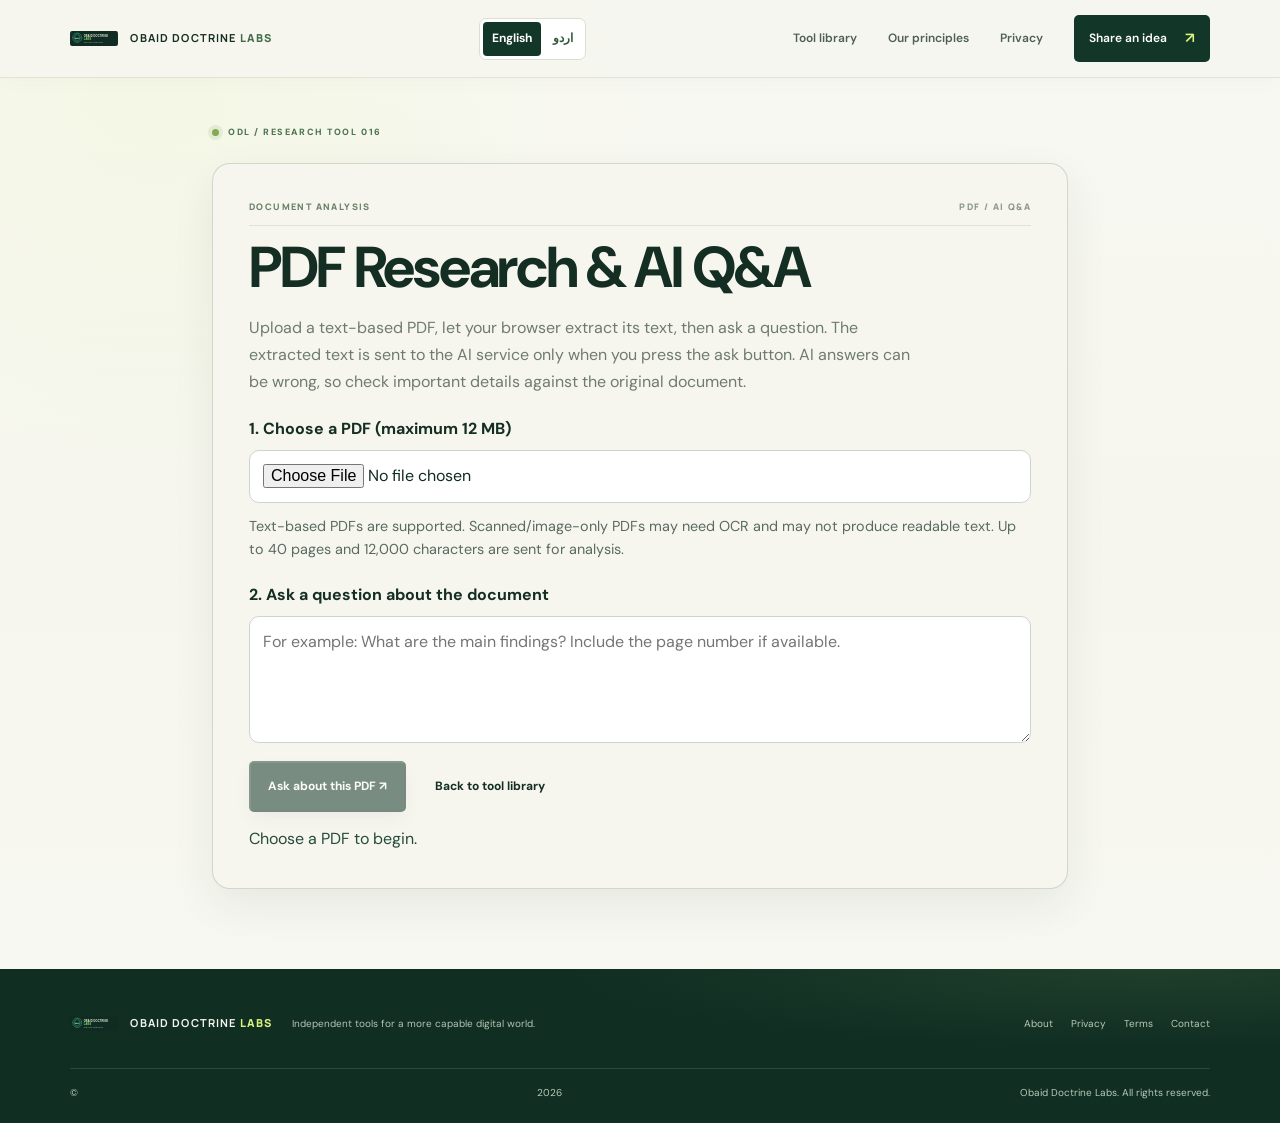
<file: pdf-tool.html>
<!doctype html>
<html lang="en">
<head>
  <meta charset="utf-8">
  <meta name="viewport" content="width=device-width, initial-scale=1">
  <meta name="theme-color" content="#102b22">
  <meta name="description" content="Upload a text-based PDF and ask questions about its contents with Obaid Doctrine Labs AI.">
  <title>PDF Research & AI Q&A — Obaid Doctrine Labs</title>
  <link rel="icon" href="favicon.svg" type="image/svg+xml">
  <link rel="stylesheet" href="styles.css">
  <style>
    .pdf-page{max-width:900px;margin:0 auto;padding:48px 22px 80px}
    .pdf-panel{background:var(--paper,#fff);border:1px solid rgba(16,43,34,.16);border-radius:18px;padding:clamp(20px,4vw,36px);box-shadow:0 16px 44px rgba(16,43,34,.07)}
    .pdf-panel h1{font-size:clamp(2rem,5vw,3.6rem);line-height:1.04;letter-spacing:-.04em;margin:12px 0 16px}
    .pdf-intro{max-width:680px;line-height:1.7;color:var(--muted,#52645d)}
    .pdf-label{display:block;font-weight:700;margin:22px 0 8px}
    .pdf-input{display:block;width:100%;box-sizing:border-box;border:1px solid #cbd5cf;border-radius:10px;padding:13px;background:#fff;color:#102b22;font:inherit}
    .pdf-status{margin-top:14px;min-height:26px;white-space:pre-wrap;line-height:1.6;color:#244b3b}
    .pdf-answer{white-space:pre-wrap;line-height:1.75;margin-top:18px;padding:18px;border-radius:12px;background:#f1f5f0;color:#172f25;overflow-wrap:anywhere}
    .pdf-small{font-size:.9rem;line-height:1.6;color:#596a62;margin-top:12px}
    .pdf-row{display:flex;gap:12px;flex-wrap:wrap;margin-top:18px}
    .pdf-row .button{cursor:pointer}
    .pdf-row button:disabled{opacity:.55;cursor:wait}
  </style>
  <link rel="canonical" href="https://obaiddoctrinelabs.github.io/Obaid-Doctrine-Labs/pdf-tool.html">
  <link rel="alternate" hreflang="en" href="https://obaiddoctrinelabs.github.io/Obaid-Doctrine-Labs/pdf-tool.html">
  <link rel="alternate" hreflang="ur-PK" href="https://obaiddoctrinelabs.github.io/Obaid-Doctrine-Labs/pdf-tool.html?lang=ur">
  <link rel="alternate" hreflang="x-default" href="https://obaiddoctrinelabs.github.io/Obaid-Doctrine-Labs/pdf-tool.html">
  <meta property="og:type" content="website">
  <meta property="og:site_name" content="Obaid Doctrine Labs">
  <meta property="og:title" content="PDF Research &amp; AI Q&amp;A — Obaid Doctrine Labs">
  <meta property="og:description" content="Upload a text-based PDF and ask questions about its contents with Obaid Doctrine Labs AI.">
  <meta property="og:url" content="https://obaiddoctrinelabs.github.io/Obaid-Doctrine-Labs/pdf-tool.html">
  <meta property="og:locale" content="en_US">
  <meta name="twitter:card" content="summary">
  <meta name="twitter:title" content="PDF Research &amp; AI Q&amp;A — Obaid Doctrine Labs">
  <meta name="twitter:description" content="Upload a text-based PDF and ask questions about its contents with Obaid Doctrine Labs AI.">
</head>
<body>
<header class="site-header">
  <a class="brand" href="index.html" aria-label="Obaid Doctrine Labs home"><img class="brand-logo" src="assets/images/obaid-doctrine-labs-logo.svg" alt=""><span class="brand-name">OBAID DOCTRINE <b>LABS</b></span></a>
  <button class="menu-toggle" id="menuToggle" aria-label="Toggle navigation" aria-expanded="false">☰</button>
  <nav id="mainNav" aria-label="Main navigation"><a href="index.html#tools">Tool library</a><a href="about.html">Our principles</a><a href="privacy.html">Privacy</a><a class="nav-cta" href="contact.html">Share an idea <span>↗</span></a></nav>
</header>
<main id="main" class="pdf-page">
  <div class="eyebrow"><span class="signal-dot"></span> ODL / RESEARCH TOOL 016</div>
  <section class="pdf-panel">
    <div class="section-kicker"><span>DOCUMENT ANALYSIS</span><span>PDF / AI Q&A</span></div>
    <h1>PDF Research &amp; AI Q&amp;A</h1>
    <p class="pdf-intro">Upload a text-based PDF, let your browser extract its text, then ask a question. The extracted text is sent to the AI service only when you press the ask button. AI answers can be wrong, so check important details against the original document.</p>
    <label class="pdf-label" for="pdfFile">1. Choose a PDF (maximum 12 MB)</label>
    <input class="pdf-input" id="pdfFile" type="file" accept="application/pdf,.pdf">
    <p class="pdf-small">Text-based PDFs are supported. Scanned/image-only PDFs may need OCR and may not produce readable text. Up to 40 pages and 12,000 characters are sent for analysis.</p>
    <label class="pdf-label" for="pdfQuestion">2. Ask a question about the document</label>
    <textarea class="pdf-input" id="pdfQuestion" rows="4" maxlength="1200" placeholder="For example: What are the main findings? Include the page number if available."></textarea>
    <div class="pdf-row"><button class="button primary" id="askPdf" type="button" disabled>Ask about this PDF ↗</button><a class="button secondary" href="index.html#tools">Back to tool library</a></div>
    <div id="pdfStatus" class="pdf-status" role="status" aria-live="polite">Choose a PDF to begin.</div>
    <div id="pdfAnswer" class="pdf-answer" hidden></div>
  </section>
</main>
<footer><a class="brand footer-brand" href="index.html"><img class="brand-logo" src="assets/images/obaid-doctrine-labs-logo.svg" alt=""><span class="brand-name">OBAID DOCTRINE <b>LABS</b></span></a><p>Independent tools for a more capable digital world.</p><div class="footer-links"><a href="about.html">About</a><a href="privacy.html">Privacy</a><a href="terms.html">Terms</a><a href="contact.html">Contact</a></div><small>© <span id="year"></span> Obaid Doctrine Labs. All rights reserved.</small></footer>
<script src="app.js"></script>
<script>
(() => {
  const fileInput = document.getElementById("pdfFile");
  const questionInput = document.getElementById("pdfQuestion");
  const askButton = document.getElementById("askPdf");
  const status = document.getElementById("pdfStatus");
  const answer = document.getElementById("pdfAnswer");
  let extractedText = "";
  let busy = false;
  const setStatus = text => { status.textContent = text; };
  fileInput.addEventListener("change", async () => {
    extractedText = "";
    answer.hidden = true;
    askButton.disabled = true;
    const file = fileInput.files && fileInput.files[0];
    if (!file) { setStatus("Choose a PDF to begin."); return; }
    if (file.type && file.type !== "application/pdf" && !file.name.toLowerCase().endsWith(".pdf")) { setStatus("Please choose a PDF file."); return; }
    if (file.size > 12 * 1024 * 1024) { setStatus("This file is larger than 12 MB. Choose a smaller PDF."); fileInput.value = ""; return; }
    setStatus("Loading PDF reader and extracting text…");
    try {
      if (!window.pdfjsLib) {
        await new Promise((resolve, reject) => {
          const script = document.createElement("script");
          script.src = "https://cdnjs.cloudflare.com/ajax/libs/pdf.js/3.11.174/pdf.min.js";
          script.onload = resolve;
          script.onerror = () => reject(new Error("The PDF reader could not load. Check your internet connection and try again."));
          document.head.appendChild(script);
        });
      }
      window.pdfjsLib.GlobalWorkerOptions.workerSrc = "https://cdnjs.cloudflare.com/ajax/libs/pdf.js/3.11.174/pdf.worker.min.js";
      const pdf = await window.pdfjsLib.getDocument({ data: await file.arrayBuffer() }).promise;
      const pageCount = Math.min(pdf.numPages, 40);
      const pages = [];
      for (let i = 1; i <= pageCount; i++) {
        const page = await pdf.getPage(i);
        const content = await page.getTextContent();
        const pageText = content.items.map(item => item.str).join(" ").trim();
        if (pageText) pages.push("Page " + i + ": " + pageText);
      }
      extractedText = pages.join("\n").slice(0, 12000);
      if (!extractedText.trim()) {
        setStatus("No selectable text was found. This may be a scanned/image-only PDF; use a text-based PDF or OCR it first.");
        return;
      }
      askButton.disabled = false;
      setStatus("Text extracted successfully from " + pageCount + " page(s). " + (pdf.numPages > 40 ? "Only the first 40 pages are included. " : "") + "Ask a question when ready.");
    } catch (error) {
      setStatus(error && error.message ? error.message : "Could not read this PDF. Try another text-based PDF.");
    }
  });
  askButton.addEventListener("click", async () => {
    if (busy) return;
    if (!extractedText) { setStatus("Choose a PDF and wait for text extraction first."); return; }
    const question = questionInput.value.trim();
    if (!question) { setStatus("Please enter a question about the PDF."); questionInput.focus(); return; }
    busy = true; askButton.disabled = true; askButton.textContent = "Working…"; answer.hidden = true;
    setStatus("Asking the AI to answer from the extracted PDF text…");
    try {
      const response = await fetch("/api/ai", {
        method: "POST",
        headers: { "content-type": "application/json" },
        body: JSON.stringify({ task: "pdfqa", text: extractedText, question })
      });
      let data;
      try { data = await response.json(); } catch { throw new Error("The AI service returned an unreadable response. Please try again."); }
      if (!response.ok) throw new Error(data.error || "AI request failed with status " + response.status + ".");
      if (!data.result) throw new Error("The AI service returned no answer. Please try again.");
      answer.textContent = data.result;
      answer.hidden = false;
      setStatus("Answer ready. Verify important claims and page references against your PDF.");
    } catch (error) {
      // Static hosting may not have a server-side AI endpoint. Provide a local,
      // clearly labelled keyword search instead of presenting an error as an answer.
      const terms = question.toLowerCase().split(/[^\p{L}\p{N}]+/u).filter(term => term.length > 2);
      const matches = extractedText.split(/\n+/).map((line, index) => ({
        line: line.trim(),
        index,
        score: terms.filter(term => line.toLowerCase().includes(term)).length
      })).filter(item => item.line && item.score > 0)
        .sort((a, b) => b.score - a.score || a.index - b.index).slice(0, 6);
      answer.textContent = matches.length
        ? "Matching passages (not AI-generated answers):\n\n" + matches.map(item => item.line).join("\n\n")
        : "No matching passage found by local keyword search. Try different terms. This is not an AI answer.";
      answer.hidden = false;
      setStatus("AI service unavailable; a local fallback was prepared and is not AI-generated.");
    } finally {
      busy = false; askButton.disabled = !extractedText; askButton.textContent = "Ask about this PDF ↗";
    }
  });
})();
</script>
<script src="i18n.js"></script>
</body>
</html>
</file>
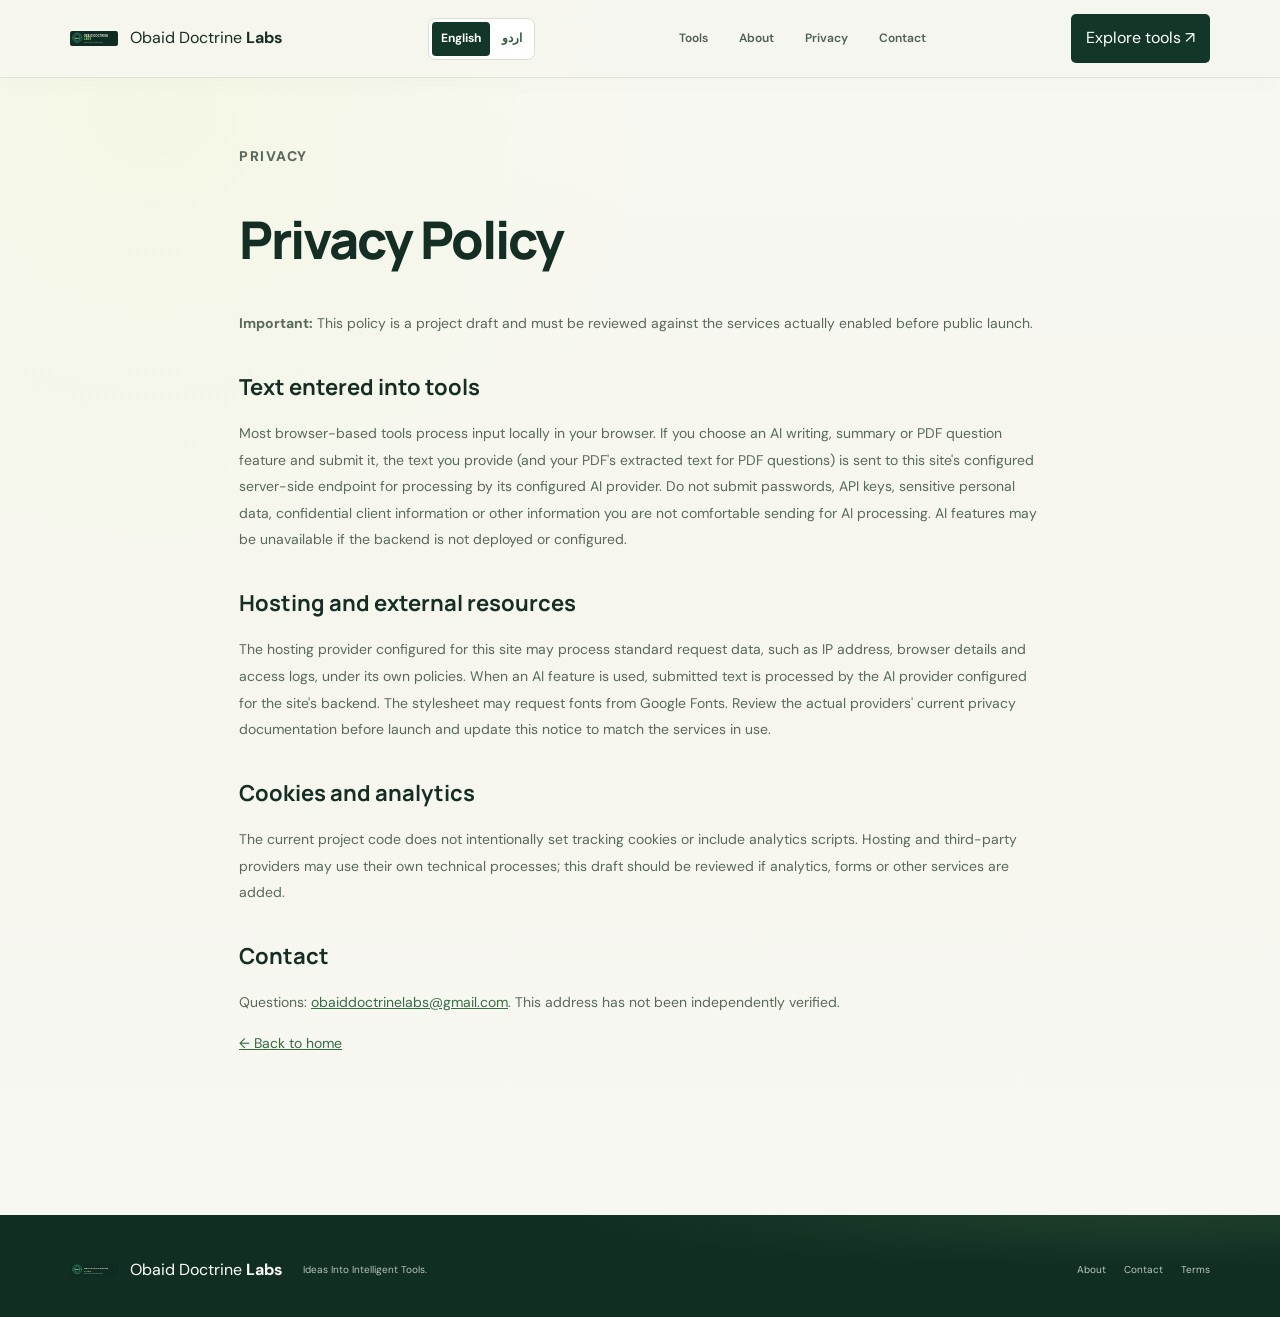
<file: privacy.html>
<!doctype html><html lang="en"><head><meta charset="utf-8"><meta name="viewport" content="width=device-width,initial-scale=1"><title>Privacy Policy — Obaid Doctrine Labs</title>
<meta name="description" content="Read how Obaid Doctrine Labs tools handle submitted text, browser processing, hosting and optional AI services."><link rel="stylesheet" href="styles.css">  <link rel="canonical" href="https://obaiddoctrinelabs.github.io/Obaid-Doctrine-Labs/privacy.html">
  <link rel="alternate" hreflang="en" href="https://obaiddoctrinelabs.github.io/Obaid-Doctrine-Labs/privacy.html">
  <link rel="alternate" hreflang="ur-PK" href="https://obaiddoctrinelabs.github.io/Obaid-Doctrine-Labs/privacy.html?lang=ur">
  <link rel="alternate" hreflang="x-default" href="https://obaiddoctrinelabs.github.io/Obaid-Doctrine-Labs/privacy.html">
  <meta property="og:type" content="website">
  <meta property="og:site_name" content="Obaid Doctrine Labs">
  <meta property="og:title" content="Privacy Policy — Obaid Doctrine Labs">
  <meta property="og:description" content="Read how Obaid Doctrine Labs tools handle submitted text, browser processing, hosting and optional AI services.">
  <meta property="og:url" content="https://obaiddoctrinelabs.github.io/Obaid-Doctrine-Labs/privacy.html">
  <meta property="og:locale" content="en_US">
  <meta name="twitter:card" content="summary">
  <meta name="twitter:title" content="Privacy Policy — Obaid Doctrine Labs">
  <meta name="twitter:description" content="Read how Obaid Doctrine Labs tools handle submitted text, browser processing, hosting and optional AI services.">
</head><body><header class="site-header"><a class="brand" href="index.html"><img class="brand-logo" src="assets/images/obaid-doctrine-labs-logo.svg" alt=""><span>Obaid Doctrine <b>Labs</b></span></a><button class="menu-toggle" id="menuToggle" aria-label="Open navigation" aria-expanded="false">☰</button><nav id="mainNav"><a href="index.html#tools">Tools</a><a href="about.html">About</a><a href="privacy.html">Privacy</a><a href="contact.html">Contact</a></nav><a class="nav-cta" href="index.html#tools">Explore tools ↗</a></header><main class="subpage"><p class="eyebrow">PRIVACY</p><h1>Privacy Policy</h1><p><b>Important:</b> This policy is a project draft and must be reviewed against the services actually enabled before public launch.</p><h2>Text entered into tools</h2><p>Most browser-based tools process input locally in your browser. If you choose an AI writing, summary or PDF question feature and submit it, the text you provide (and your PDF's extracted text for PDF questions) is sent to this site's configured server-side endpoint for processing by its configured AI provider. Do not submit passwords, API keys, sensitive personal data, confidential client information or other information you are not comfortable sending for AI processing. AI features may be unavailable if the backend is not deployed or configured.</p><h2>Hosting and external resources</h2><p>The hosting provider configured for this site may process standard request data, such as IP address, browser details and access logs, under its own policies. When an AI feature is used, submitted text is processed by the AI provider configured for the site's backend. The stylesheet may request fonts from Google Fonts. Review the actual providers' current privacy documentation before launch and update this notice to match the services in use.</p><h2>Cookies and analytics</h2><p>The current project code does not intentionally set tracking cookies or include analytics scripts. Hosting and third-party providers may use their own technical processes; this draft should be reviewed if analytics, forms or other services are added.</p><h2>Contact</h2><p>Questions: <a href="mailto:obaiddoctrinelabs@gmail.com">obaiddoctrinelabs@gmail.com</a>. This address has not been independently verified.</p><p><a href="index.html">← Back to home</a></p></main><footer><a class="brand footer-brand" href="index.html"><img class="brand-logo" src="assets/images/obaid-doctrine-labs-logo.svg" alt=""><span>Obaid Doctrine <b>Labs</b></span></a><p>Ideas Into Intelligent Tools.</p><div class="footer-links"><a href="about.html">About</a><a href="contact.html">Contact</a><a href="terms.html">Terms</a></div></footer><script src="app.js"></script><script src="i18n.js"></script>
</body></html>
</file>
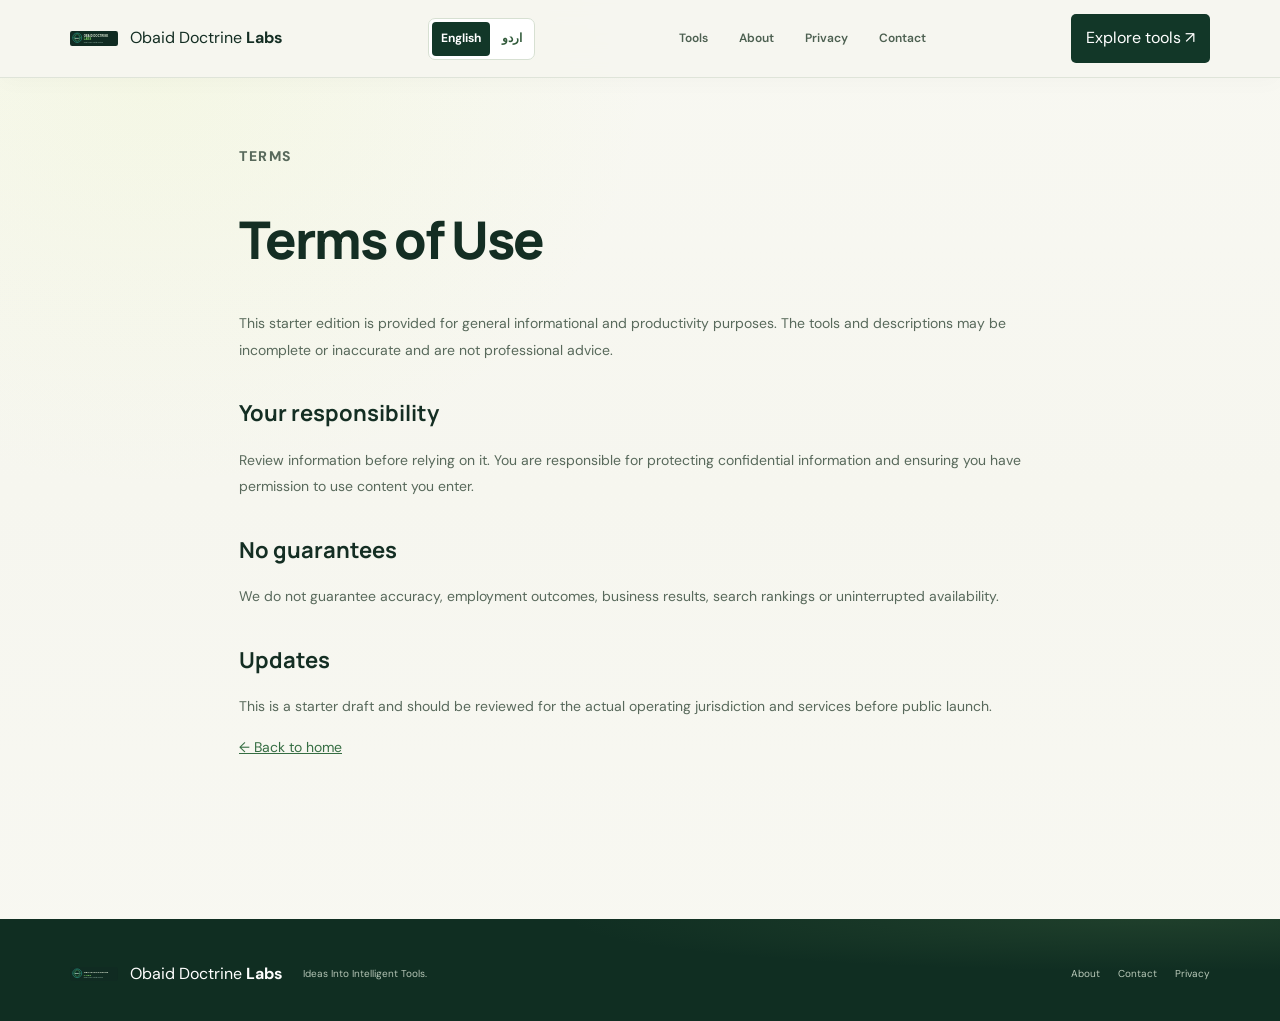
<file: terms.html>
<!doctype html><html lang="en"><head><meta charset="utf-8"><meta name="viewport" content="width=device-width,initial-scale=1"><title>Terms of Use — Obaid Doctrine Labs</title><meta name="description" content="Review the terms and responsible-use guidance for Obaid Doctrine Labs digital tools.">
<link rel="canonical" href="https://obaiddoctrinelabs.github.io/Obaid-Doctrine-Labs/terms.html">
<link rel="alternate" hreflang="en" href="https://obaiddoctrinelabs.github.io/Obaid-Doctrine-Labs/terms.html">
<link rel="alternate" hreflang="ur-PK" href="https://obaiddoctrinelabs.github.io/Obaid-Doctrine-Labs/terms.html?lang=ur">
<link rel="alternate" hreflang="x-default" href="https://obaiddoctrinelabs.github.io/Obaid-Doctrine-Labs/terms.html">
<meta property="og:type" content="website">
<meta property="og:site_name" content="Obaid Doctrine Labs">
<meta property="og:title" content="Terms of Use — Obaid Doctrine Labs">
<meta property="og:description" content="Review the terms and responsible-use guidance for Obaid Doctrine Labs digital tools.">
<meta property="og:url" content="https://obaiddoctrinelabs.github.io/Obaid-Doctrine-Labs/terms.html">
<meta property="og:locale" content="en_US">
<meta name="twitter:card" content="summary">
<meta name="twitter:title" content="Terms of Use — Obaid Doctrine Labs">
<meta name="twitter:description" content="Review the terms and responsible-use guidance for Obaid Doctrine Labs digital tools."><link rel="stylesheet" href="styles.css"></head><body><header class="site-header"><a class="brand" href="index.html"><img class="brand-logo" src="assets/images/obaid-doctrine-labs-logo.svg" alt=""><span>Obaid Doctrine <b>Labs</b></span></a><button class="menu-toggle" id="menuToggle" aria-label="Open navigation" aria-expanded="false">☰</button><nav id="mainNav"><a href="index.html#tools">Tools</a><a href="about.html">About</a><a href="privacy.html">Privacy</a><a href="contact.html">Contact</a></nav><a class="nav-cta" href="index.html#tools">Explore tools ↗</a></header><main class="subpage"><p class="eyebrow">TERMS</p><h1>Terms of Use</h1><p>This starter edition is provided for general informational and productivity purposes. The tools and descriptions may be incomplete or inaccurate and are not professional advice.</p><h2>Your responsibility</h2><p>Review information before relying on it. You are responsible for protecting confidential information and ensuring you have permission to use content you enter.</p><h2>No guarantees</h2><p>We do not guarantee accuracy, employment outcomes, business results, search rankings or uninterrupted availability.</p><h2>Updates</h2><p>This is a starter draft and should be reviewed for the actual operating jurisdiction and services before public launch.</p><p><a href="index.html">← Back to home</a></p></main><footer><a class="brand footer-brand" href="index.html"><img class="brand-logo" src="assets/images/obaid-doctrine-labs-logo.svg" alt=""><span>Obaid Doctrine <b>Labs</b></span></a><p>Ideas Into Intelligent Tools.</p><div class="footer-links"><a href="about.html">About</a><a href="contact.html">Contact</a><a href="privacy.html">Privacy</a></div></footer><script src="app.js"></script><script src="i18n.js"></script>
</body></html>
</file>
<file: styles.css>
@import url('https://fonts.googleapis.com/css2?family=DM+Sans:wght@400;500;600;700&family=Manrope:wght@400;500;600;700;800&display=swap');
@import url('https://fonts.googleapis.com/css2?family=Noto+Nastaliq+Urdu:wght@400;500;600;700&display=swap');
:root{--forest:#123728;--deep:#10291f;--moss:#426c4c;--lime:#d9f27d;--paper:#f6f6ef;--white:#fff;--muted:#6e7b70;--line:#e0e5d9;--soft:#edf0e5;--ink:#142e23;--serif:Georgia,'Times New Roman',serif;--sans:'DM Sans',Arial,sans-serif;--display:Manrope,'DM Sans',sans-serif}
*{box-sizing:border-box}html{scroll-behavior:smooth;scroll-padding-top:90px}body{margin:0;background:var(--paper);color:var(--ink);font-family:var(--sans);line-height:1.55;-webkit-font-smoothing:antialiased}a{color:inherit;text-decoration:none}button,input{font:inherit}button{color:inherit}.skip{position:absolute;left:-999px;top:8px;background:white;padding:10px;z-index:30}.skip:focus{left:8px}:focus-visible{outline:3px solid #80a84b;outline-offset:4px}
.site-header{height:78px;display:flex;align-items:center;justify-content:space-between;padding:0 max(5.5vw,22px);border-bottom:1px solid #dfe4d9;position:sticky;top:0;background:#f6f6efeF;backdrop-filter:blur(14px);z-index:20}.brand{display:flex;align-items:center;gap:11px}.brand-mark{position:relative;width:38px;height:38px;border-radius:11px;background:var(--forest);color:var(--lime);display:grid;place-items:center;font:800 12px var(--display);letter-spacing:-.4px}.brand-mark>span{font-size:8px;position:absolute;right:5px;top:5px}.brand-name{font:700 11px var(--display);letter-spacing:1.15px}.brand-name b{font-weight:800;color:var(--moss)}.site-header nav{display:flex;align-items:center;gap:31px;font-size:12px;font-weight:600;color:#4d6051}.site-header nav a:not(.nav-cta):hover,footer a:hover{color:#72953e}.nav-cta{display:flex;align-items:center;gap:18px;background:var(--forest);color:white;padding:12px 15px;border-radius:5px}.nav-cta span{color:var(--lime);font-size:15px}.menu-toggle{display:none;border:0;background:transparent;font-size:23px;color:var(--forest);cursor:pointer}
.hero{position:relative;isolation:isolate;max-width:1500px;margin:auto;padding:84px max(7vw,26px) 65px;display:grid;grid-template-columns:1fr .9fr;align-items:center;gap:clamp(36px,7vw,110px);overflow:hidden}.hero-copy-wrap{position:relative;z-index:2}.eyebrow{display:flex;align-items:center;gap:9px;font-size:9px;font-weight:800;letter-spacing:1.55px;color:#4d7352;margin:0 0 23px}.signal-dot{width:7px;height:7px;border-radius:50%;background:#84a950;box-shadow:0 0 0 4px #e2ebd4}.eyebrow-rule{height:1px;width:25px;background:#bac9b2;margin:0 2px 0 4px}.hero h1{font:800 clamp(48px,6.1vw,84px)/.99 var(--display);letter-spacing:-4.5px;margin:0;color:var(--deep)}.hero h1 span{font-family:var(--serif);font-weight:400;font-style:italic;color:#60835d;letter-spacing:-3.5px}.hero-copy{max-width:475px;color:var(--muted);font-size:14px;line-height:1.9;margin:25px 0 25px}.hero-actions{display:flex;align-items:center;gap:23px;flex-wrap:wrap}.button{display:inline-flex;align-items:center;justify-content:center;gap:23px;padding:14px 17px;border-radius:5px;font-size:12px;font-weight:700;transition:transform .2s,background .2s}.button:hover{transform:translateY(-2px)}.primary{background:var(--forest);color:white;box-shadow:0 8px 18px #153d2b14}.primary span{color:var(--lime);font-size:18px;line-height:1}.quiet-link{font-size:12px;font-weight:700;color:#3e6547}.quiet-link span{margin-left:6px}.hero-trust{display:flex;align-items:center;gap:12px;margin-top:37px}.trust-icon{display:grid;place-items:center;width:35px;height:35px;border:1px solid #d9e0d2;border-radius:50%;font-size:21px;color:#6d9257}.hero-trust b,.hero-trust small{display:block}.hero-trust b{font-size:11px}.hero-trust small{font-size:10px;color:#7c887c;margin-top:2px}
.hero-visual{position:relative;max-width:520px;width:100%;justify-self:end}.visual-topline,.visual-caption{display:flex;justify-content:space-between;gap:10px;font:700 8px var(--display);letter-spacing:1.2px;color:#6c7c6c}.visual-topline{padding:0 0 12px;border-bottom:1px solid #d7dfd0}.signal-grid{display:grid;grid-template-columns:1.16fr .84fr;grid-template-rows:210px 150px;gap:10px;padding:12px 0}.signal-cell{position:relative;overflow:hidden;padding:16px;border-radius:3px;display:flex;flex-direction:column}.signal-main{grid-row:span 1;background:var(--forest);color:white}.cell-index{font:700 8px var(--display);letter-spacing:1.1px;opacity:.75}.signal-mark{position:absolute;right:17px;top:40px;width:55px;height:55px;border:1px solid #ffffff50;border-radius:50%;display:grid;place-items:center;font:800 13px var(--display);color:var(--lime)}.signal-mark span{font-size:9px;position:absolute;top:7px;right:8px}.signal-title{font:700 clamp(18px,2vw,26px)/1.1 var(--display);letter-spacing:-.7px;margin-top:auto;max-width:205px}.signal-arrow{position:absolute;right:15px;bottom:15px;color:var(--lime);font-size:20px}.signal-lime{background:var(--lime);color:var(--forest)}.signal-symbol{font:400 74px/1 var(--serif);margin:auto;align-self:center;transform:rotate(-12deg)}.cell-bottom{font-size:10px;font-weight:700;line-height:1.4;margin-top:auto}.signal-outline{border:1px solid #cfd9c7;background:#f9f9f3;color:var(--forest)}.outline-number{font:800 clamp(21px,2.8vw,33px) var(--display);letter-spacing:-1.8px;margin:auto 0 7px}.signal-paper{background:#e9eddf;color:var(--forest)}.mini-lines{display:flex;flex-direction:column;gap:8px;margin:auto 0 10px}.mini-lines i{height:3px;background:#c0cfb3;width:80px;display:block}.mini-lines i:nth-child(2){width:57px}.mini-lines i:nth-child(3){width:68px}.mini-lines i:nth-child(4){width:38px}.visual-caption{padding-top:5px;color:#7c8a7a}.hero-index{position:absolute;bottom:0;left:max(7vw,26px);display:flex;align-items:center;gap:12px;font:700 8px var(--display);letter-spacing:1.3px;color:#6b7c6c}.hero-index>span:first-child{color:#31573a}.index-line{width:35px;height:1px;background:#c1cdbb}
.principle-strip{display:grid;grid-template-columns:repeat(3,1fr) .7fr;background:#e9eddf;padding:24px max(7vw,26px);border-top:1px solid #dfe5d7;border-bottom:1px solid #dfe5d7}.principle-strip>div{display:grid;grid-template-columns:31px 1fr;grid-template-rows:auto auto;align-content:center;border-right:1px solid #d4ddcc;padding:0 20px;gap:2px}.principle-strip>div:first-child{padding-left:0}.strip-number{grid-row:span 2;font:700 10px var(--display);color:#74935c;padding-top:2px}.principle-strip b{font:700 12px var(--display)}.principle-strip small{font-size:10px;color:#788477}.principle-strip .strip-end{border:0;display:flex;align-items:center;justify-content:flex-end;gap:14px;padding-right:0;font:700 8px var(--display);letter-spacing:1.4px;color:#647660}.strip-end span:last-child{font-size:26px;color:#789650}
.tools-section{max-width:1300px;margin:auto;padding:87px max(5vw,25px) 91px}.section-kicker{display:flex;justify-content:space-between;align-items:center;border-bottom:1px solid #dce3d7;padding-bottom:12px;font:800 9px var(--display);letter-spacing:1.4px;color:#6a8169}.section-kicker span:last-child{color:#8b9788}.section-heading{display:flex;align-items:end;justify-content:space-between;gap:30px;padding:29px 0 28px}.section-heading h2,.mission h2,.bottom-cta h2{font:800 clamp(34px,4.3vw,54px)/1.05 var(--display);letter-spacing:-2.5px;margin:0}.section-heading h2 em{font:400 italic 1em var(--serif);color:#688866;letter-spacing:-1.8px}.section-heading>p{max-width:340px;color:var(--muted);font-size:12px;line-height:1.85;margin:0 0 4px}.tool-controls{border-top:1px solid var(--line);border-bottom:1px solid var(--line);padding:14px 0;display:flex;align-items:center;justify-content:space-between;gap:16px;flex-wrap:wrap}.search-box{display:flex;align-items:center;gap:10px;min-width:230px;max-width:340px;flex:1;background:#fff;border:1px solid #e1e6dc;border-radius:4px;padding:0 10px;color:#72836e}.search-box>span{font-size:23px}.search-box input{border:0;outline:none;background:transparent;width:100%;min-width:0;padding:10px 0;font-size:11px;color:var(--ink)}.search-box input::placeholder{color:#98a196}.search-box:focus-within{outline:2px solid #d4e6c2;border-color:#95b47b}.search-box kbd{border:1px solid #e0e5da;border-radius:3px;padding:2px 5px;font-size:10px;color:#7c897c}.filter-row{display:flex;gap:6px;flex-wrap:wrap}.filter-chip{border:1px solid transparent;background:transparent;border-radius:4px;padding:9px 10px;font-size:10px;font-weight:700;color:#718071;cursor:pointer}.filter-chip:hover{background:#e9eee2}.filter-chip.active{background:var(--forest);color:white}.filter-chip span{font-size:9px;color:var(--lime);margin-left:5px}.results-line{display:flex;align-items:center;justify-content:space-between;gap:12px;padding:20px 0 12px;font:700 9px var(--display);letter-spacing:1px;color:#768575}.results-line>span:first-child{font:600 11px var(--sans);letter-spacing:0;color:#4c6650}.results-arrow{font-size:15px;color:#66894c;margin-left:8px}
.tool-grid{display:grid;grid-template-columns:repeat(4,minmax(0,1fr));gap:12px}.tool-card{display:flex;flex-direction:column;align-items:stretch;min-width:0;min-height:230px;padding:18px 17px 15px;background:#fff;border:1px solid #e5e9e0;border-radius:5px;transition:border-color .2s,transform .2s,box-shadow .2s}.tool-card:hover{border-color:#bdcdb4;transform:translateY(-3px);box-shadow:0 12px 24px #203a1d09}.tool-card[hidden]{display:none}.tool-card.featured{background:#edf1e6;border-color:#dce5d5}.card-top{display:flex;align-items:center;justify-content:space-between;gap:8px;margin-bottom:20px}.tool-icon{width:38px;height:38px;flex:0 0 38px;display:grid;place-items:center;border-radius:7px;font-size:18px;font-weight:600}.card-number{font:700 8px var(--display);letter-spacing:.8px;color:#89958a;text-align:right}.violet{background:#eee9f7;color:#70589b}.blue{background:#e6eff9;color:#366491}.green{background:#e7f0df;color:#487144}.orange{background:#f9eddd;color:#a56b30}.pink{background:#f6e8ed;color:#9a5570}.cyan{background:#e1f1ed;color:#347c72}.tool-card h3{font:700 14px/1.35 var(--display);letter-spacing:-.2px;margin:0 0 8px;color:#1a3528}.tool-card p{font-size:11px;line-height:1.75;color:#748075;margin:0 0 20px;flex:1}.tool-open{display:flex;align-items:center;justify-content:space-between;gap:12px;width:100%;margin-top:auto;border:0;border-top:1px solid #e7ebe3;background:transparent;color:#315a3a;padding:12px 0 0;font-size:10px;font-weight:800;text-align:left;cursor:pointer}.tool-open span{font-size:15px;color:#76934e;transition:transform .2s}.tool-open:hover span{transform:translate(2px,-2px)}.section-footnote{display:flex;gap:8px;align-items:flex-start;font-size:10px;line-height:1.7;color:#7b887c;margin-top:19px}.section-footnote span{color:#64864d}.empty-state{text-align:center;padding:48px 20px;background:#fff;border:1px solid var(--line);margin-top:12px}.empty-state[hidden]{display:none}.empty-state>span{font-size:31px;color:#77975d}.empty-state h3{font:700 20px var(--display);margin:8px 0}.empty-state p{font-size:12px;color:var(--muted)}.quiet-button{border:0;background:var(--forest);color:white;padding:11px 14px;border-radius:4px;font-size:11px;font-weight:700;cursor:pointer}
.mission{background:#e9eddf;padding:55px max(7vw,25px);display:grid;grid-template-columns:auto 1fr auto;align-items:center;gap:27px;border-top:1px solid #dce3d5}.mission-symbol{width:56px;height:56px;background:var(--forest);color:var(--lime);border-radius:10px;display:grid;place-items:center;font-size:28px}.mission .eyebrow{margin-bottom:10px}.mission h2{max-width:630px;font-size:clamp(28px,3.3vw,42px);letter-spacing:-1.8px}.mission p,.bottom-cta p{font-size:12px;color:#6f7d70;line-height:1.8;max-width:550px}.text-link{font-size:11px;font-weight:800;color:#315d3d;white-space:nowrap}.text-link span{margin-left:6px}.bottom-cta{position:relative;overflow:hidden;text-align:center;padding:83px 24px 68px}.bottom-cta .eyebrow{justify-content:center;margin-bottom:13px}.bottom-cta h2{font-size:clamp(36px,4.5vw,55px)}.bottom-cta p{margin:16px auto 23px;max-width:410px}.bottom-cta .button{margin:0 auto}.cta-orbit{display:grid;place-items:center;width:46px;height:46px;margin:0 auto 21px;border:1px solid #cbd8c2;border-radius:50%;color:#63884b;font-size:23px}.cta-index{display:block;font:700 8px var(--display);letter-spacing:1.4px;color:#94a091;margin-top:38px}
footer{background:#102e22;color:white;padding:31px max(5.5vw,24px) 23px;display:flex;align-items:center;gap:20px;flex-wrap:wrap}.footer-brand{color:white}.footer-brand .brand-mark{background:#2a5039}.footer-brand .brand-name{color:#f4f5ed}.footer-brand .brand-name b{color:var(--lime)}footer>p{font-size:10px;color:#b4c4b5;margin-right:auto}.footer-links{display:flex;gap:18px;flex-wrap:wrap}.footer-links a,footer small{font-size:10px;color:#b9c9b9}footer small{width:100%;padding-top:16px;border-top:1px solid #ffffff20;display:flex;justify-content:space-between;gap:15px;flex-wrap:wrap}.footer-note{font:700 8px var(--display);letter-spacing:1px;color:#829b7f}
.subpage{max-width:850px;margin:65px auto;padding:0 24px 80px;min-height:55vh}.subpage h1{font:800 clamp(35px,5vw,52px) var(--display);letter-spacing:-2px}.subpage h2{font:700 22px var(--display);margin-top:35px}.subpage p,.subpage li{color:#58695b;font-size:14px;line-height:1.9}.subpage a{color:#356d42;text-decoration:underline}
.workspace{max-width:1050px;margin:0 auto 70px;padding:30px clamp(18px,4vw,42px);background:#fff;border:1px solid var(--line);border-radius:8px;box-shadow:0 10px 35px #153d2b0a;scroll-margin-top:95px}.workspace[hidden]{display:none}.workspace-head{display:flex;justify-content:space-between;align-items:center;gap:16px;border-bottom:1px solid var(--line);padding-bottom:18px;margin-bottom:22px}.workspace-head h2{font:800 clamp(25px,4vw,36px) var(--display);letter-spacing:-1px;margin:0}.workspace-head .eyebrow{margin-bottom:6px}.close-workspace{border:1px solid var(--line);background:#fff;border-radius:5px;padding:9px 12px;color:var(--deep);cursor:pointer}.tool-help{color:var(--muted);font-size:13px;line-height:1.7}.tool-label{display:block;font-size:12px;font-weight:700;margin:17px 0 7px}.tool-input{width:100%;padding:12px;border:1px solid #d8e1d5;border-radius:5px;background:#fcfdf9;color:var(--deep);font:inherit;font-size:14px}.tool-input:focus{outline:3px solid #d8edc3;border-color:#77a45d}.tool-actions,.tool-row{display:flex;gap:10px;flex-wrap:wrap;margin:14px 0}.tool-row>div{flex:1;min-width:130px}.tool-actions .button{cursor:pointer;border:1px solid var(--line)}.tool-output,.security-card,.planner-summary{margin-top:18px;padding:16px;border-radius:5px;background:#f1f5eb;border:1px solid #e1ead9;white-space:pre-wrap;overflow-wrap:anywhere;font-size:13px;line-height:1.7}.security-card h3{margin-top:0;font-family:var(--display)}.security-card li{margin:8px 0;color:#536454;font-size:13px}.task-list{padding:0;list-style:none}.task-list li{display:flex;justify-content:space-between;align-items:center;gap:12px;border-bottom:1px solid var(--line);padding:12px 0;font-size:13px}.task-list button{border:1px solid #e7d5d5;color:#8d3434;background:white;border-radius:5px;padding:6px 9px;cursor:pointer}.workspace .button{cursor:pointer;border:0}.tool-message{min-height:1.4em;font-size:12px;color:#386d3e}
@media(min-width:1500px){.hero{padding-top:100px;padding-bottom:80px}.signal-grid{grid-template-rows:235px 165px}.tool-grid{gap:14px}}
@media(max-width:1000px){.hero{gap:35px;padding-top:65px}.hero h1{font-size:clamp(48px,6vw,68px)}.tool-grid{grid-template-columns:repeat(3,minmax(0,1fr))}.principle-strip{padding-left:5vw;padding-right:5vw}.principle-strip>div{padding-left:13px;padding-right:13px}.signal-grid{grid-template-rows:185px 135px}.filter-row{gap:2px}.filter-chip{padding:8px}}
@media(max-width:760px){.site-header{height:68px;gap:8px;padding-left:12px;padding-right:12px}.brand{gap:7px;min-width:0}.brand-name{font-size:9px;letter-spacing:.45px}.language-switcher{flex-shrink:0;padding:2px}.language-switcher button{font-size:10px;padding:5px 7px;min-height:32px}.menu-toggle{padding:4px}.menu-toggle{display:block}.site-header nav{display:none;position:absolute;top:67px;left:0;right:0;background:var(--paper);padding:19px 24px 22px;border-bottom:1px solid var(--line);flex-direction:column;align-items:flex-start;gap:18px}.site-header nav.open{display:flex}.nav-cta{display:flex}.hero{grid-template-columns:1fr;padding:56px 25px 48px;gap:34px}.hero h1{font-size:clamp(50px,10.8vw,72px);letter-spacing:-3.4px}.hero h1 span{letter-spacing:-2.5px}.hero-copy{max-width:540px;font-size:13px}.hero-visual{justify-self:center;max-width:560px}.signal-grid{grid-template-rows:200px 145px}.hero-index{left:25px}.principle-strip{grid-template-columns:1fr 1fr;gap:18px;padding:24px 25px}.principle-strip>div{padding:0 10px;border-right:0}.principle-strip>div:nth-child(odd){padding-left:0;border-right:1px solid #d4ddcc}.principle-strip .strip-end{display:none}.tools-section{padding:65px 22px 68px}.section-heading{align-items:flex-start;flex-direction:column;gap:15px;padding:25px 0}.section-heading>p{max-width:470px}.tool-controls{align-items:stretch;flex-direction:column}.search-box{max-width:none;width:100%}.filter-row{display:flex;overflow-x:auto;padding-bottom:2px}.filter-chip{white-space:nowrap}.tool-grid{grid-template-columns:repeat(2,minmax(0,1fr));gap:10px}.tool-card{padding:15px 14px;min-height:218px}.card-top{margin-bottom:15px}.tool-card h3{font-size:13px}.mission{grid-template-columns:auto 1fr;gap:17px;padding:40px 23px}.mission-symbol{width:47px;height:47px}.mission h2{font-size:clamp(27px,5vw,37px)}.mission .text-link{grid-column:2}.bottom-cta{padding:64px 22px 55px}footer{gap:14px}.footer-links{width:100%;padding-top:8px}footer>p{margin-right:0;flex-basis:100%}}
@media(max-width:430px){.brand-name{font-size:9px;letter-spacing:.85px}.hero{padding-top:48px}.hero .eyebrow{font-size:8px;letter-spacing:1px;flex-wrap:wrap}.hero h1{font-size:48px}.hero-actions{align-items:flex-start;flex-direction:column;gap:17px}.hero-trust{margin-top:29px}.signal-grid{grid-template-rows:170px 120px;gap:7px}.signal-cell{padding:12px}.signal-mark{width:43px;height:43px;right:10px;top:35px}.signal-title{font-size:20px}.signal-symbol{font-size:60px}.outline-number{font-size:25px}.visual-topline,.visual-caption{font-size:7px;letter-spacing:.8px}.principle-strip{padding:22px}.principle-strip>div{grid-template-columns:24px 1fr}.principle-strip b{font-size:11px}.principle-strip small{font-size:9px}.tool-grid{grid-template-columns:1fr}.tool-card{min-height:195px;padding:17px}.card-top{margin-bottom:17px}.tool-card h3{font-size:15px}.tool-card p{font-size:12px}.section-heading h2{font-size:38px}.mission{grid-template-columns:1fr}.mission .text-link{grid-column:1}.footer-note{display:none}}
@media(prefers-reduced-motion:reduce){html{scroll-behavior:auto}*,*:before,*:after{transition:none!important;animation:none!important}}


/* ODL premium polish — responsive depth, focus and refined motion */
:root{--shadow-soft:0 18px 45px rgba(16,41,31,.07);--shadow-lift:0 22px 46px rgba(16,41,31,.12)}
::selection{background:#d9f27d;color:#10291f}
body{background-image:radial-gradient(ellipse at 12% 7%,rgba(217,242,125,.11),transparent 31%),linear-gradient(180deg,#f8f8f2 0%,var(--paper) 48%,#f8f8f2 100%)}
.site-header{box-shadow:0 4px 22px rgba(16,41,31,.025);transition:box-shadow .25s}
.brand-mark{box-shadow:0 5px 12px rgba(16,41,31,.13);transition:transform .25s,box-shadow .25s}
.brand:hover .brand-mark{transform:rotate(-5deg) translateY(-1px);box-shadow:0 8px 18px rgba(16,41,31,.18)}
.nav-cta{transition:transform .2s,background .2s,box-shadow .2s}
.nav-cta:hover{background:#214b36;transform:translateY(-1px);box-shadow:0 8px 18px rgba(16,41,31,.12)}
.hero{background-image:radial-gradient(ellipse at 88% 42%,rgba(217,242,125,.14),transparent 34%)}
.hero-visual{filter:drop-shadow(0 18px 30px rgba(16,41,31,.055))}
.signal-cell{transition:transform .25s,box-shadow .25s}
.signal-cell:hover{transform:translateY(-3px);box-shadow:0 12px 24px rgba(16,41,31,.09)}
.signal-main{background:linear-gradient(145deg,#173e2d,#10291f)}
.signal-lime{background:linear-gradient(145deg,#e4f7a0,#d9f27d)}
.principle-strip{position:relative}
.principle-strip:before{content:"";position:absolute;left:0;top:0;width:100%;height:1px;background:linear-gradient(90deg,transparent,#b7cba8,transparent)}
.tools-section{position:relative}
.tool-card{position:relative;overflow:hidden;box-shadow:0 2px 8px rgba(16,41,31,.018)}
.tool-card:before{content:"";position:absolute;inset:0 auto auto 0;width:100%;height:3px;background:linear-gradient(90deg,#d9f27d,#70966a);transform:scaleX(0);transform-origin:left;transition:transform .25s}
.tool-card:hover:before,.tool-card:focus-within:before{transform:scaleX(1)}
.tool-card:hover{box-shadow:var(--shadow-lift);transform:translateY(-4px)}
.tool-card.featured{background:linear-gradient(145deg,#f0f4e9,#e9efe0)}
.tool-icon{transition:transform .25s,box-shadow .25s}
.tool-card:hover .tool-icon{transform:translateY(-2px) rotate(-3deg);box-shadow:0 5px 12px rgba(16,41,31,.07)}
.filter-chip{transition:background .18s,color .18s,border-color .18s}
.filter-chip:focus-visible,.tool-open:focus-visible,.button:focus-visible{outline-offset:4px}
.button.primary{transition:transform .2s,background .2s,box-shadow .2s}
.button.primary:hover{background:#214b36;box-shadow:0 12px 25px rgba(16,41,31,.16)}
.workspace{box-shadow:var(--shadow-soft)}
.mission{background-image:radial-gradient(ellipse at 8% 50%,rgba(217,242,125,.18),transparent 32%),linear-gradient(115deg,#edf0e5,#e7ecdf)}
.bottom-cta{background-image:radial-gradient(ellipse at 50% 0%,rgba(217,242,125,.15),transparent 48%)}
.cta-orbit{box-shadow:0 0 0 7px rgba(217,242,125,.09),0 0 0 14px rgba(217,242,125,.045)}
footer{background-image:radial-gradient(ellipse at 90% 0%,rgba(110,153,92,.16),transparent 36%)}
@media(max-width:760px){.site-header{box-shadow:0 3px 16px rgba(16,41,31,.045)}.hero-visual{filter:none}.signal-cell:hover,.tool-card:hover{transform:none}.tool-card:hover{box-shadow:0 8px 18px rgba(16,41,31,.07)}}
@media(prefers-reduced-motion:reduce){.signal-cell,.tool-card,.tool-icon,.brand-mark,.nav-cta,.button.primary{transition:none}}


/* Distinct, coordinated colors for each tool card */
.tool-card[data-category]{background:#fff;border-color:var(--card-border,#e5e9e0)}
.tool-card[data-category="writing"]{--card-bg:#f2ebff;--card-border:#ded0fa;--card-accent:#7852b8;--card-ink:#42256d}
.tool-card[data-category="productivity"]{--card-bg:#e7f2ff;--card-border:#c8def8;--card-accent:#3478bd;--card-ink:#204b78}
.tool-card[data-category="everyday"]{--card-bg:#e8f5e9;--card-border:#cbe6ce;--card-accent:#328052;--card-ink:#205b38}
.tool-card[data-category="data"]{--card-bg:#fff0df;--card-border:#f1d5b5;--card-accent:#bd6a27;--card-ink:#80431b}
.tool-card[data-category="writing"]{background:linear-gradient(145deg,#fbf8ff 0%,var(--card-bg) 100%)}
.tool-card[data-category="productivity"]{background:linear-gradient(145deg,#f7fbff 0%,var(--card-bg) 100%)}
.tool-card[data-category="everyday"]{background:linear-gradient(145deg,#f8fff8 0%,var(--card-bg) 100%)}
.tool-card[data-category="data"]{background:linear-gradient(145deg,#fffaf3 0%,var(--card-bg) 100%)}
.tool-card[data-category] .tool-icon{background:var(--card-bg);color:var(--card-accent);border:1px solid var(--card-border)}
.tool-card[data-category] .card-number{color:var(--card-accent)}
.tool-card[data-category] h3{color:var(--card-ink)}
.tool-card[data-category] .tool-open{color:var(--card-ink);border-top-color:var(--card-border)}
.tool-card[data-category]:before{background:linear-gradient(90deg,var(--card-accent),transparent)}
.tool-card[data-category]:hover{border-color:var(--card-accent);box-shadow:0 16px 32px color-mix(in srgb,var(--card-accent) 14%,transparent)}
.tool-card.featured[data-category="data"]{background:linear-gradient(145deg,#fff1dc,#ffe2bd);border-color:#eac18f}
@media(max-width:760px){.tool-card[data-category]{box-shadow:0 5px 15px rgba(16,41,31,.035)}}

/* Premium vibrant tool-card palette */
.tool-card[data-category="writing"]{--card-bg:#eee3ff;--card-border:#c9a7ff;--card-accent:#7c3aed;--card-ink:#35106b;background:linear-gradient(135deg,#fff 0%,#eee3ff 58%,#d9c0ff 100%);border-color:var(--card-border)}
.tool-card[data-category="productivity"]{--card-bg:#dceeff;--card-border:#9bcaff;--card-accent:#0878d1;--card-ink:#103f72;background:linear-gradient(135deg,#fff 0%,#dceeff 58%,#b9dcff 100%);border-color:var(--card-border)}
.tool-card[data-category="everyday"]{--card-bg:#d9ffec;--card-border:#8ce0ba;--card-accent:#07865b;--card-ink:#064e3b;background:linear-gradient(135deg,#fff 0%,#d9ffec 58%,#aaf0d0 100%);border-color:var(--card-border)}
.tool-card[data-category="data"]{--card-bg:#ffebce;--card-border:#f4bd72;--card-accent:#d66a08;--card-ink:#7c2d12;background:linear-gradient(135deg,#fff 0%,#ffebce 58%,#ffd49d 100%);border-color:var(--card-border)}
.tool-card[data-category="writing"] .tool-icon{background:linear-gradient(135deg,#8b5cf6,#6d28d9);color:#fff;border:0;box-shadow:0 7px 18px #7c3aed35}
.tool-card[data-category="productivity"] .tool-icon{background:linear-gradient(135deg,#38bdf8,#2563eb);color:#fff;border:0;box-shadow:0 7px 18px #2563eb35}
.tool-card[data-category="everyday"] .tool-icon{background:linear-gradient(135deg,#34d399,#059669);color:#fff;border:0;box-shadow:0 7px 18px #05966935}
.tool-card[data-category="data"] .tool-icon{background:linear-gradient(135deg,#fb923c,#ea580c);color:#fff;border:0;box-shadow:0 7px 18px #ea580c35}
.tool-card[data-category] .card-number{color:var(--card-accent);font-weight:800}
.tool-card[data-category] h3{color:var(--card-ink)}
.tool-card[data-category] .tool-open{color:var(--card-ink);border-top-color:var(--card-border)}
.tool-card[data-category]:before{background:linear-gradient(90deg,var(--card-accent),transparent)}
.tool-card[data-category]:hover{border-color:var(--card-accent);box-shadow:0 18px 38px rgba(50,30,90,.16);transform:translateY(-5px)}
.tool-card.featured[data-category="writing"]{background:linear-gradient(135deg,#f2e8ff,#d7baff);border-color:#a879f0}

/* English / Pakistani Urdu language controls and RTL refinements */
.language-switcher{display:inline-flex;align-items:center;gap:2px;padding:3px;border:1px solid #d5dfd1;border-radius:999px;background:#fff9;white-space:nowrap}
.language-switcher button{min-height:34px;padding:6px 10px;border:0;border-radius:999px;background:transparent;color:var(--ink);font-size:11px;font-weight:700;cursor:pointer}
.language-switcher button[aria-pressed="true"]{background:var(--forest);color:#fff}
.language-switcher button:focus-visible{outline:2px solid #80a84b;outline-offset:2px}
html[dir="rtl"] body{font-family:"Noto Nastaliq Urdu","Noto Sans Arabic",Tahoma,sans-serif;line-height:1.9}
html[dir="rtl"] .site-header,html[dir="rtl"] .hero,html[dir="rtl"] .section-heading,html[dir="rtl"] .mission,html[dir="rtl"] .workspace-head{direction:rtl}
html[dir="rtl"] .hero h1{letter-spacing:0;line-height:1.55}
html[dir="rtl"] .hero h1 span{letter-spacing:0}
html[dir="rtl"] .eyebrow{letter-spacing:0}
html[dir="rtl"] .tool-card,html[dir="rtl"] .tool-workspace,html[dir="rtl"] .tool-label,html[dir="rtl"] .tool-help,html[dir="rtl"] .tool-output,html[dir="rtl"] .security-card{text-align:right}
html[dir="rtl"] .tool-input,html[dir="rtl"] input,html[dir="rtl"] textarea,html[dir="rtl"] select{direction:rtl;text-align:right}
html[dir="rtl"] input[type="number"],html[dir="rtl"] input[type="email"],html[dir="rtl"] input[type="url"],html[dir="rtl"] input[type="file"],html[dir="rtl"] code,html[dir="rtl"] pre{direction:ltr;text-align:left}
html[dir="rtl"] .tool-grid,html[dir="rtl"] .signal-grid{direction:rtl}
html[dir="rtl"] .site-header nav{gap:clamp(10px,2vw,25px)}
html[dir="rtl"] .hero-trust,html[dir="rtl"] .hero-actions,html[dir="rtl"] .tool-actions{direction:rtl}
html[dir="rtl"] .quiet-link span,html[dir="rtl"] .button span{display:inline-block;transform:scaleX(-1)}
@media(max-width:760px){.language-switcher{width:max-content;max-width:100%;margin:8px 0}.site-header nav .language-switcher{align-self:flex-start}html[dir="rtl"] .hero{grid-template-columns:1fr}html[dir="rtl"] .hero h1{font-size:clamp(38px,10vw,60px)}}
@media(prefers-reduced-motion:reduce){.language-switcher *{transition:none!important;animation:none!important}}


/* Language control must remain visible outside the collapsed mobile navigation. */
.site-header>.language-switcher{display:inline-flex!important;align-items:center;gap:3px;flex:0 0 auto;width:max-content;max-width:none;margin:0;padding:3px;border:1px solid #d7e0d2;border-radius:7px;background:#fff;position:relative;z-index:25}
.site-header>.language-switcher button{display:inline-flex;align-items:center;justify-content:center;min-height:34px;padding:6px 9px;border:0;border-radius:4px;background:transparent;color:#315a3a;font-size:12px;font-weight:700;white-space:nowrap;cursor:pointer}
.site-header>.language-switcher button[aria-pressed="true"]{background:#123728;color:#fff}
@media(max-width:760px){.site-header{gap:8px;padding-left:10px;padding-right:10px}.site-header>.brand{min-width:0;flex:1 1 auto;gap:6px}.site-header>.brand-name{font-size:9px}.site-header>.language-switcher{order:2}.site-header>.menu-toggle{display:block;order:3;flex:0 0 auto;padding:4px}.site-header>nav{order:4}.site-header>.language-switcher button{min-height:32px;padding:5px 7px;font-size:11px}}


/* Emergency visibility recovery: keep the static page readable if an injected
   style or browser translation layer accidentally hides the document shell. */
html, body { min-height: 100%; }
body > .site-header,
body > main,
body > footer {
  visibility: visible !important;
  opacity: 1 !important;
}
body > main { display: block !important; }
body > .site-header { display: flex !important; }
body > footer { display: flex !important; }
body > main > section { visibility: visible !important; opacity: 1 !important; }
.skip { position: absolute; left: 8px; top: 8px; clip-path: inset(50%); }
.skip:focus { left: 8px; clip-path: none; }

/* ODL brand logo: crisp sizing on desktop and mobile */
.brand-logo{display:block;width:48px;height:48px;object-fit:contain;flex:0 0 auto;border-radius:7px}.brand{gap:12px}.brand-name{line-height:1.5}
@media(max-width:520px){.brand-logo{width:42px;height:42px}.brand-name{font-size:10px;letter-spacing:.8px}}
</file>
